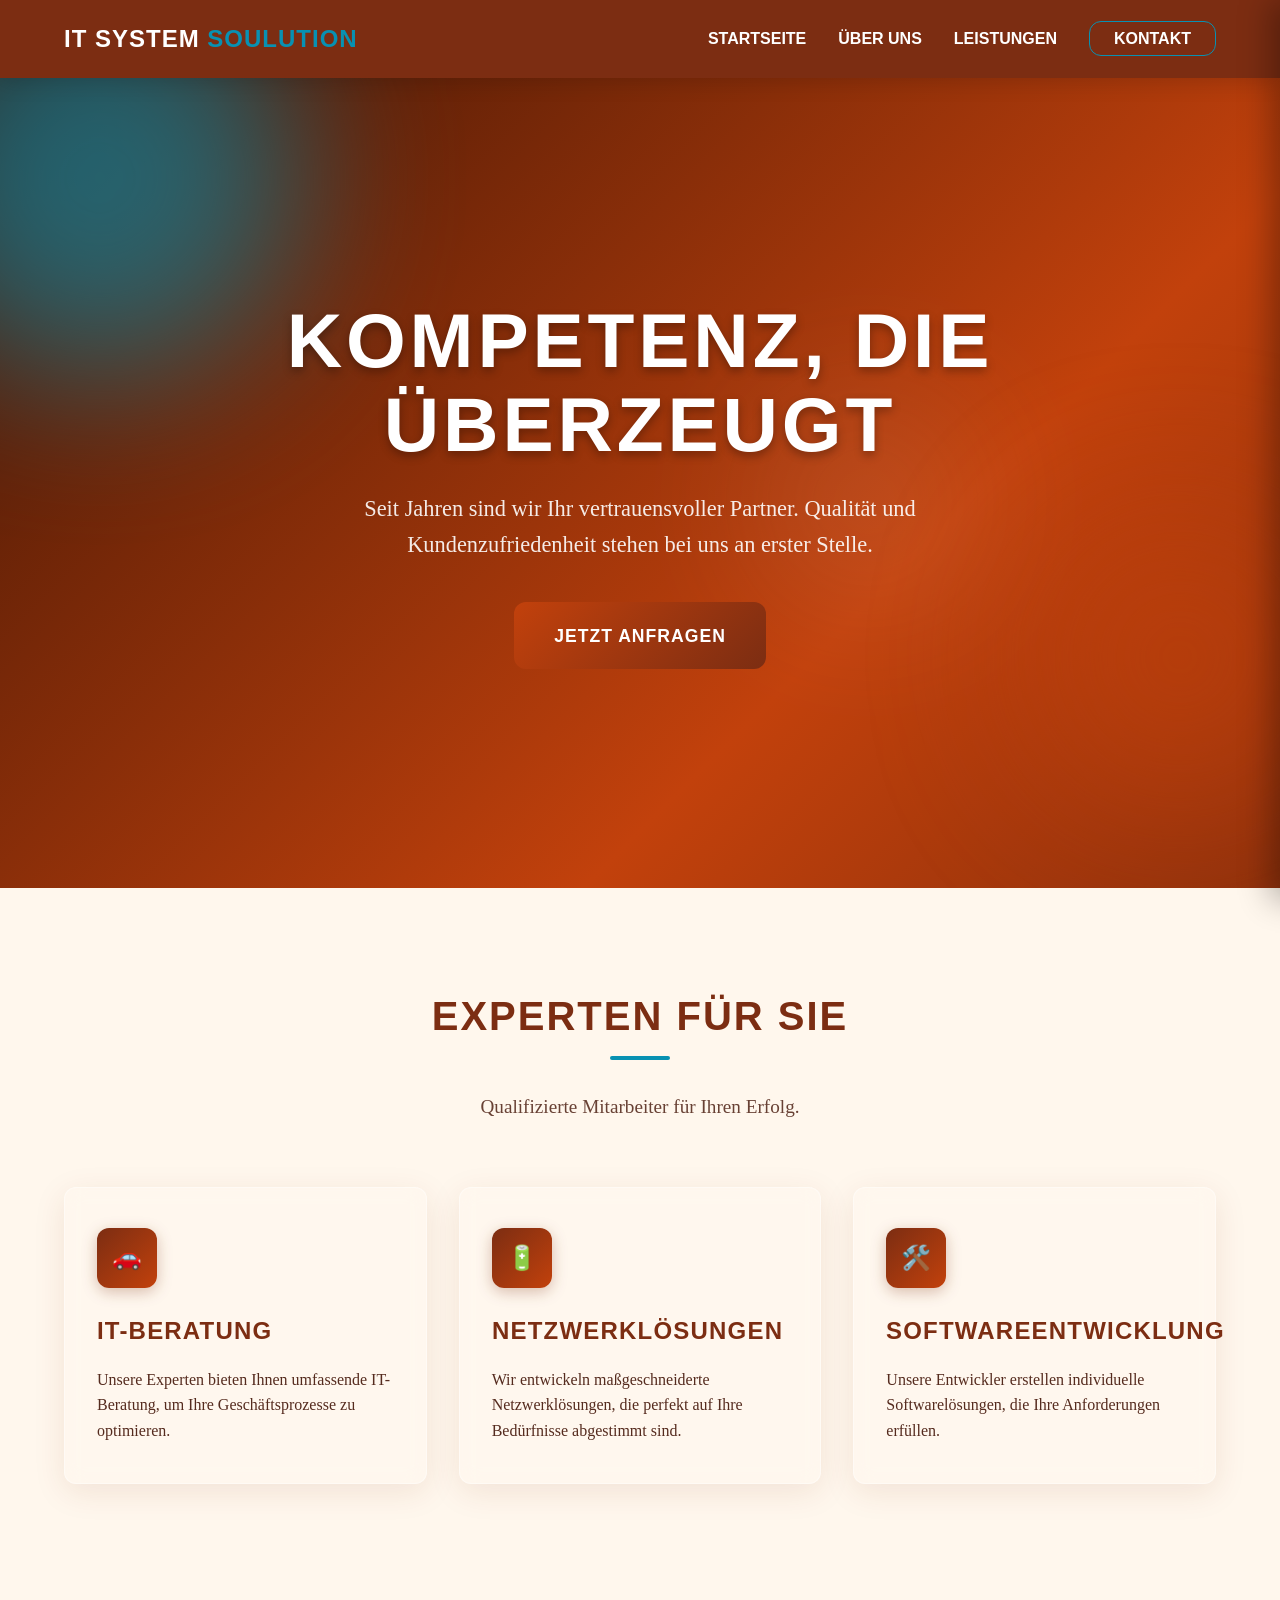
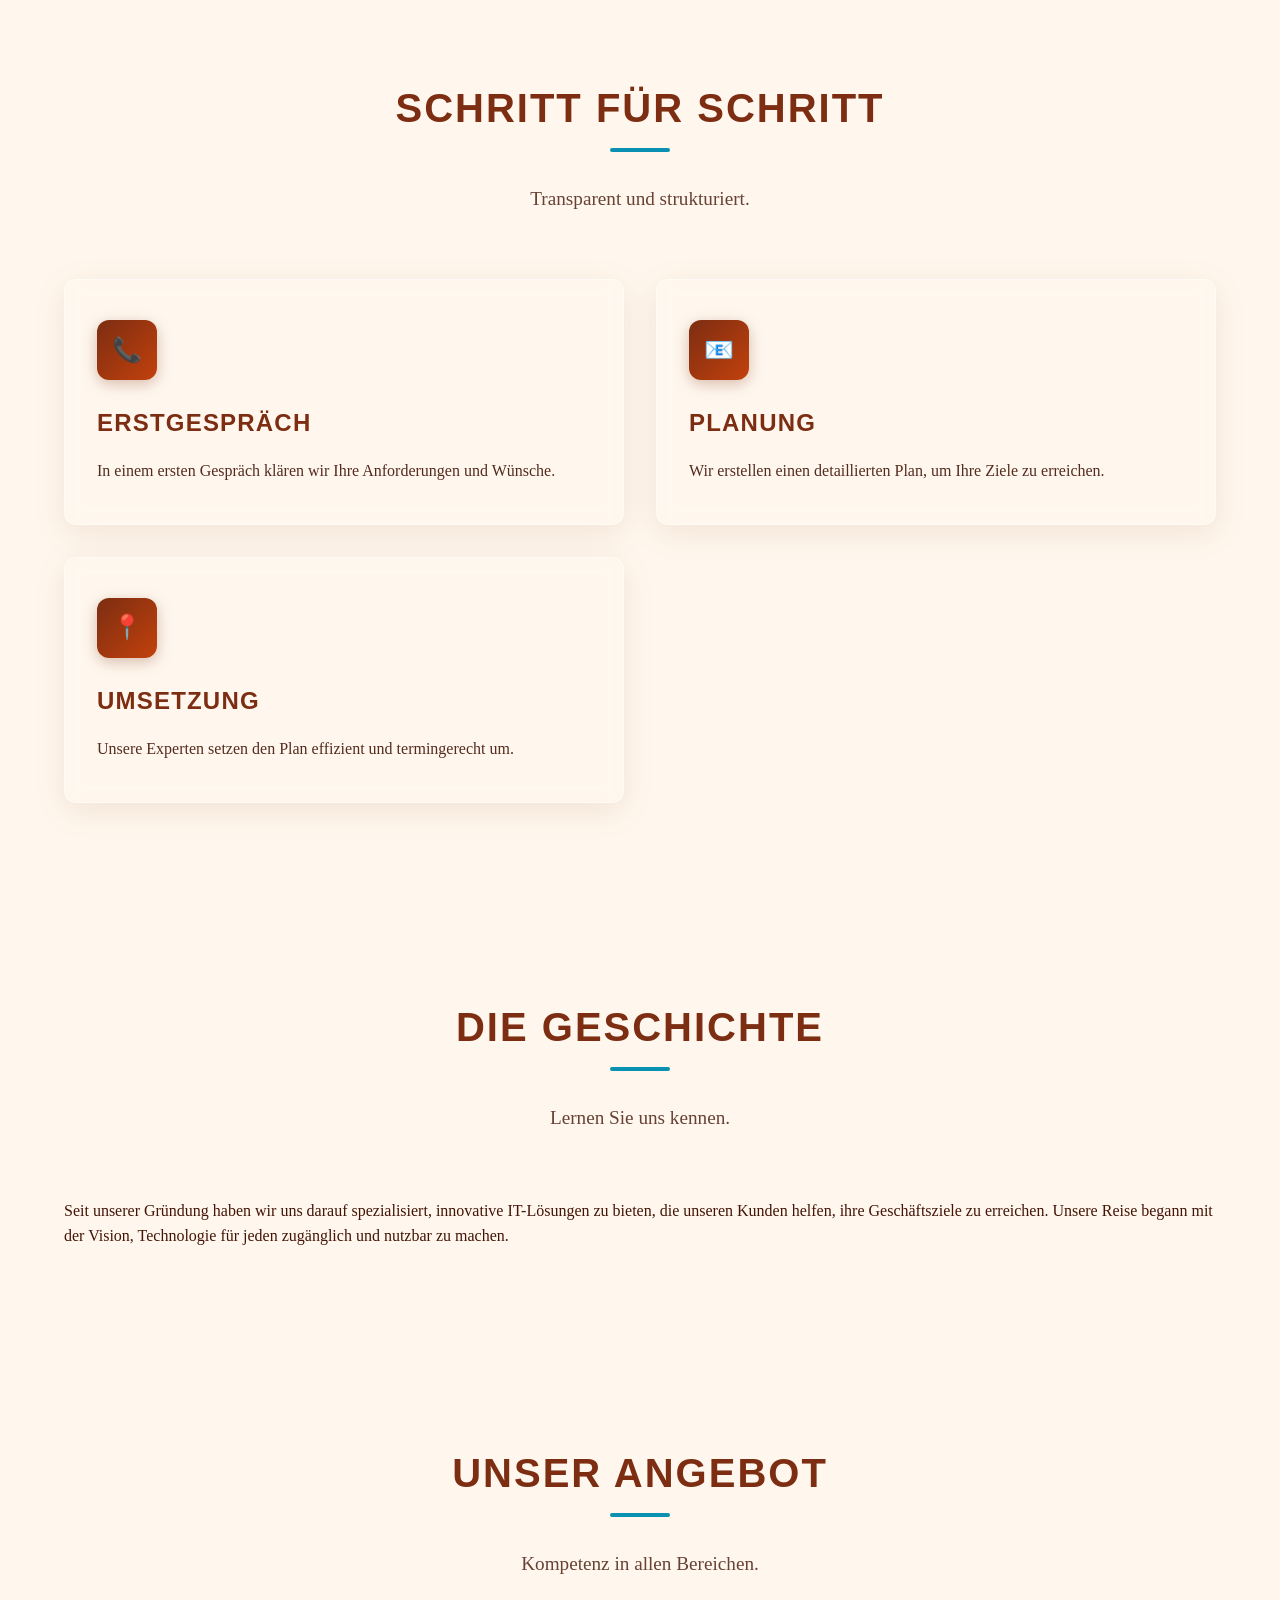
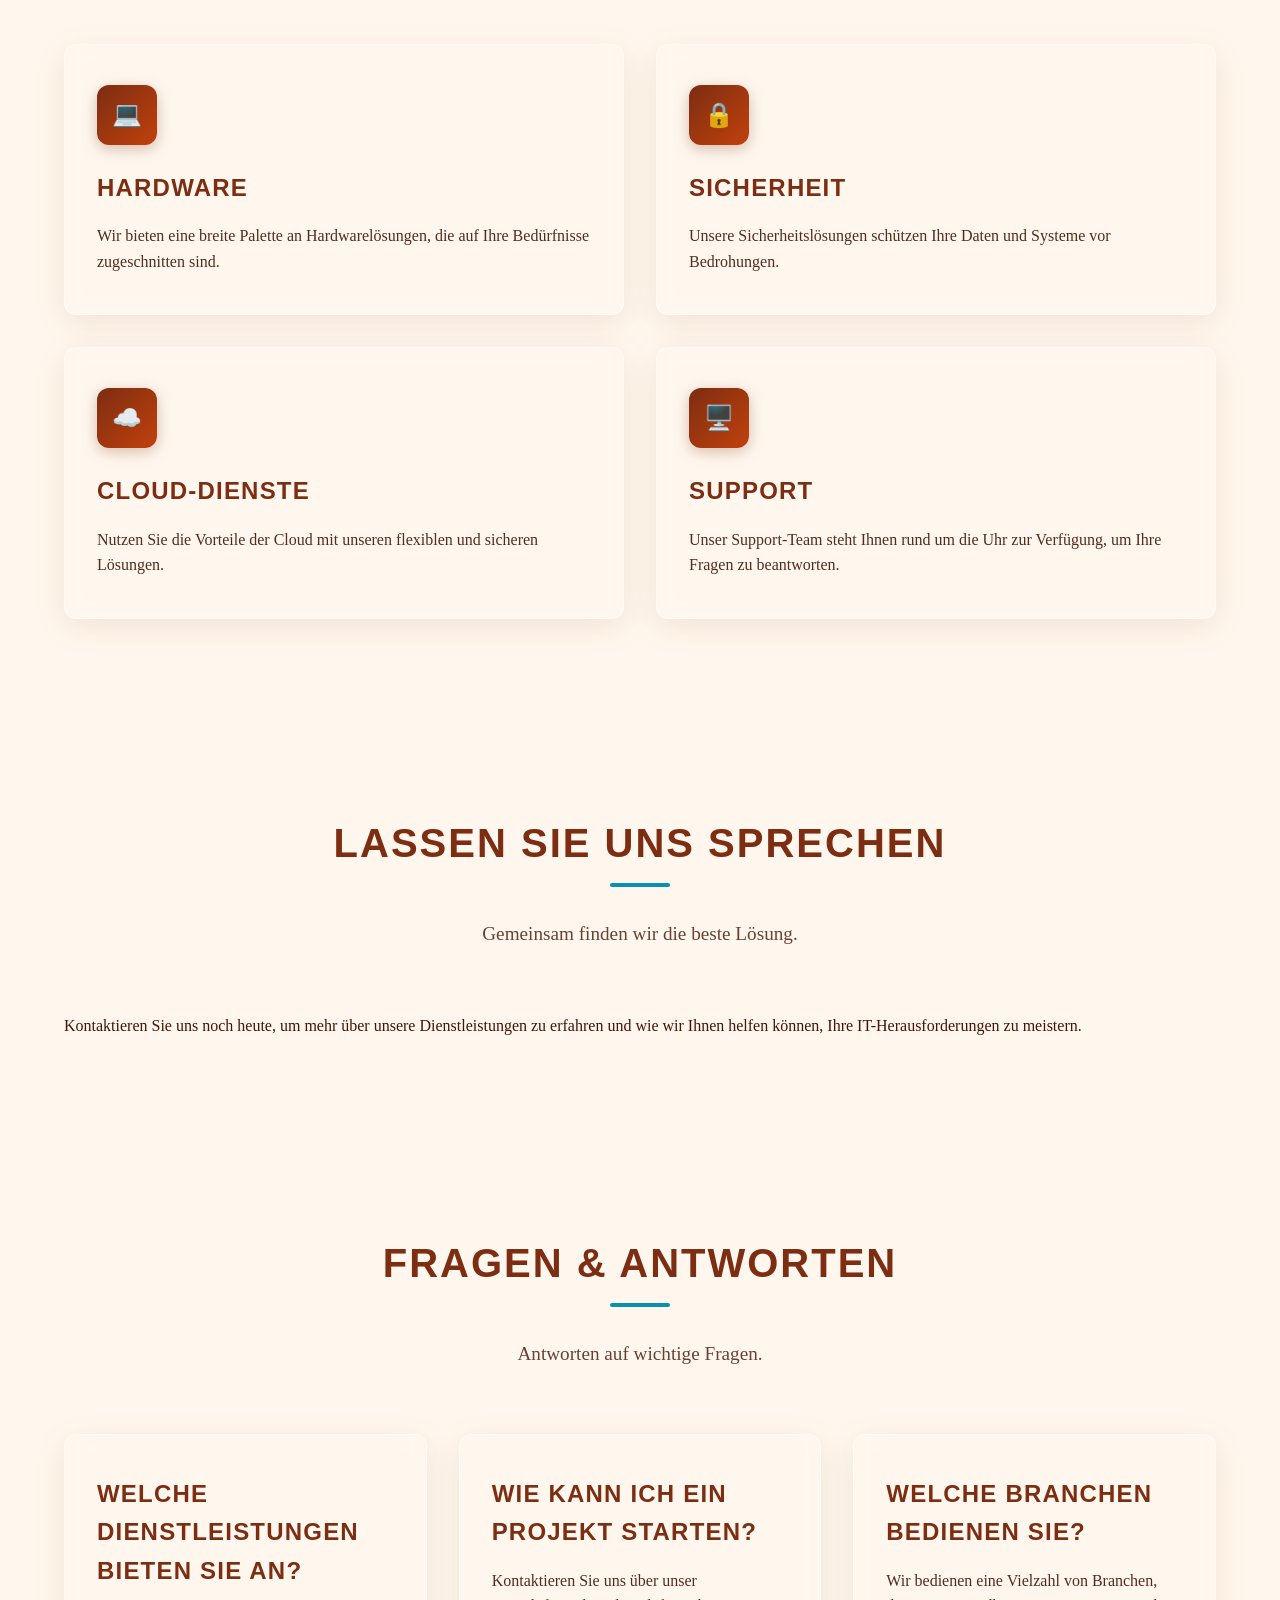
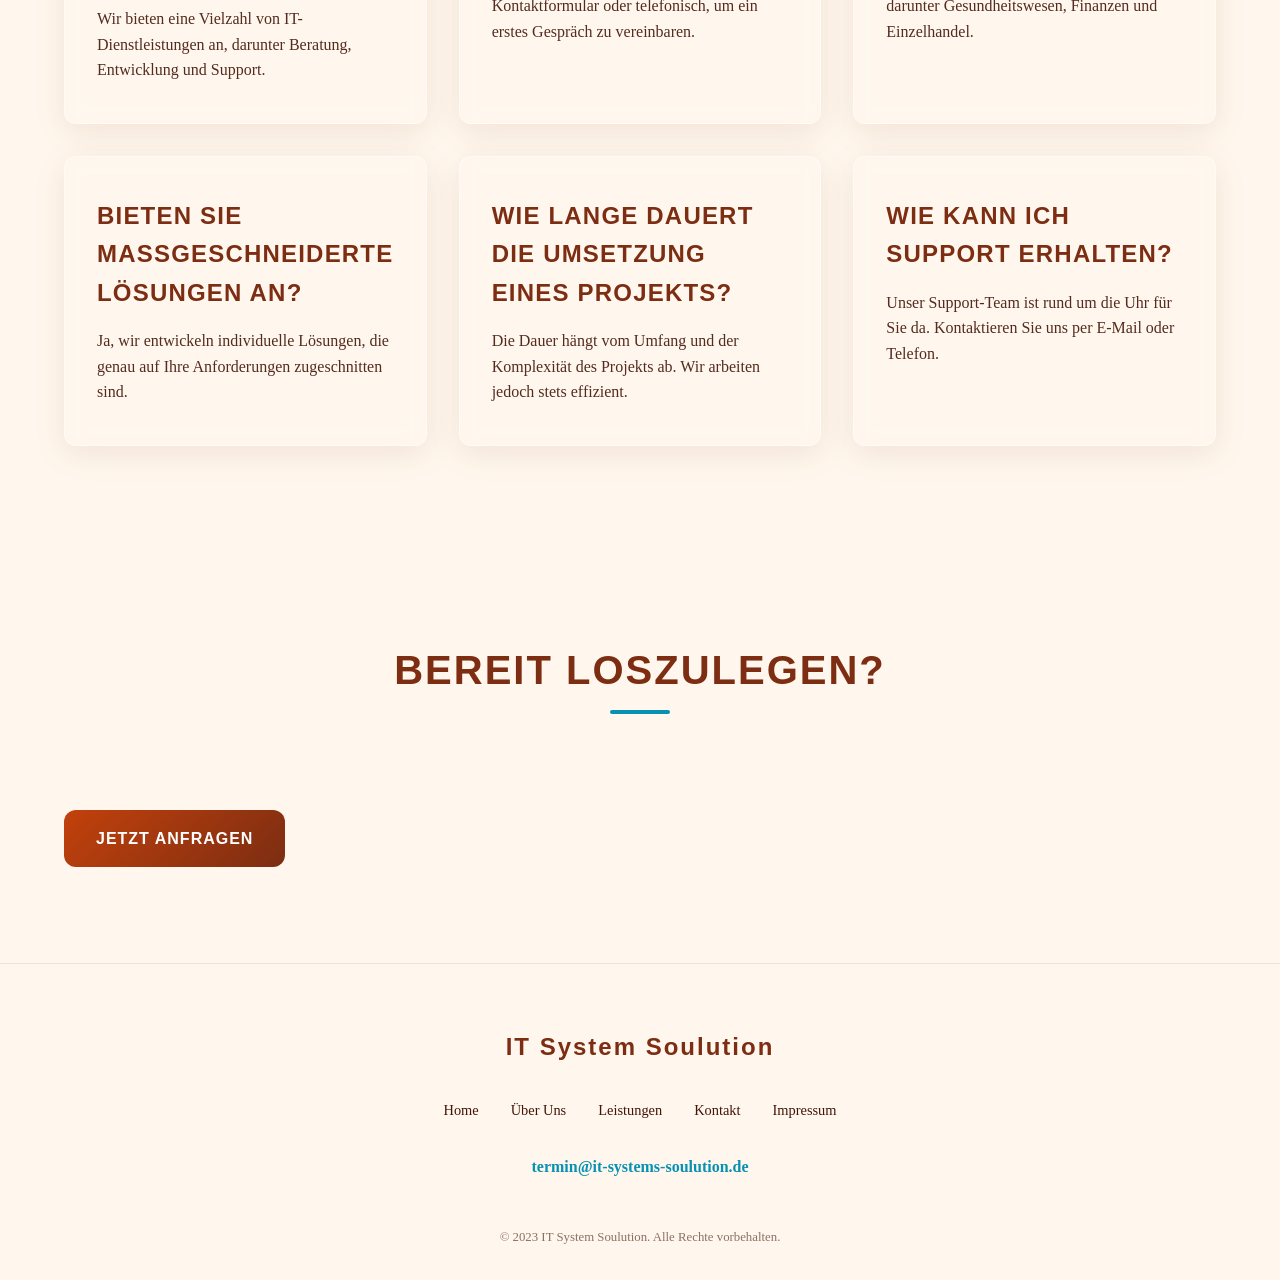
<file: index.html>
<!DOCTYPE html>
<html lang="de">
<head>
  <meta charset="UTF-8">
  <meta name="viewport" content="width=device-width, initial-scale=1.0">
  <title>IT System Soulution - Startseite</title>
  <style>
/* === INJECTED BY CSS-GUARD === */
/* CSS Variables */
:root {
  --color-primary: #7c2d12;
  --color-secondary: #c2410c;
  --color-accent: #0891b2;
  --color-bg: #fff7ed;
  --color-text: #431407;
  --color-white: #ffffff;
  
  --font-heading: 'Oswald', sans-serif;
  --font-body: 'Merriweather', serif;
  
  --radius-default: 12px;
  --shadow-subtle: 0 4px 6px -1px rgba(0, 0, 0, 0.1), 0 2px 4px -1px rgba(0, 0, 0, 0.06);
  --shadow-glow: 0 0 20px rgba(124, 45, 18, 0.4);
  
  --transition-fast: 0.2s ease;
  --transition-smooth: 0.3s ease-in-out;
}

/* Base Styles */
@import url('https://fonts.googleapis.com/css2?family=Oswald:wght@400;600;700&family=Merriweather:wght@300;400;700&display=swap');

* {
  box-sizing: border-box;
  margin: 0;
  padding: 0;
}

body {
  background-color: var(--color-bg);
  color: var(--color-text);
  font-family: var(--font-body);
  line-height: 1.6;
  overflow-x: hidden;
}

h1, h2, h3, h4, h5, h6 {
  font-family: var(--font-heading);
  text-transform: uppercase;
  font-weight: 700;
  letter-spacing: 0.05em;
  margin-bottom: 1rem;
}

a {
  text-decoration: none;
  color: inherit;
  transition: var(--transition-fast);
}

/* Utility Grid Classes - PFLICHT */
.cards-grid {
  display: grid;
  grid-template-columns: repeat(auto-fit, minmax(300px, 1fr));
  gap: 2rem;
}

.cards-grid-2 {
  display: grid;
  grid-template-columns: repeat(auto-fit, minmax(400px, 1fr));
  gap: 2rem;
}

.cards-grid-4 {
  display: grid;
  grid-template-columns: repeat(auto-fit, minmax(220px, 1fr));
  gap: 1.5rem;
}

.container {
  width: 100%;
  max-width: 1200px;
  margin: 0 auto;
  padding: 0 1.5rem;
}

.btn-primary {
  display: inline-block;
  background: linear-gradient(135deg, var(--color-secondary), var(--color-primary));
  color: var(--color-white);
  padding: 1rem 2rem;
  border-radius: var(--radius-default);
  font-family: var(--font-heading);
  font-weight: 600;
  text-transform: uppercase;
  letter-spacing: 1px;
  border: none;
  cursor: pointer;
  transition: var(--transition-smooth);
  position: relative;
  z-index: 1;
}

.btn-primary:hover {
  transform: translateY(-2px);
  box-shadow: var(--shadow-glow);
}

/* Animations */
@keyframes gradient-bg {
  0% { background-position: 0% 50%; }
  50% { background-position: 100% 50%; }
  100% { background-position: 0% 50%; }
}

@keyframes float {
  0% { transform: translateY(0px); }
  50% { transform: translateY(-20px); }
  100% { transform: translateY(0px); }
}

@keyframes fadeIn {
  from { opacity: 0; transform: translateY(10px); }
  to { opacity: 1; transform: translateY(0); }
}

@keyframes slideInRight {
  from { transform: translateX(100%); }
  to { transform: translateX(0); }
}

/* Component Styles (Navigation, Footer, Hero, Card, Section, Form) */
.main-nav {
    background-color: var(--color-primary);
    padding: 1.25rem 0;
    position: sticky;
    top: 0;
    z-index: 1000;
    box-shadow: 0 4px 20px rgba(0,0,0,0.15);
  }

  .nav-container {
    display: flex;
    justify-content: space-between;
    align-items: center;
  }

  .logo {
    font-family: var(--font-heading);
    font-size: 1.5rem;
    font-weight: 700;
    color: var(--color-white);
    letter-spacing: 1px;
  }

  .logo .highlight {
    color: var(--color-accent);
  }

  .nav-links {
    display: flex;
    gap: 2rem;
    list-style: none;
    align-items: center;
  }

  .nav-links a {
    color: var(--color-white);
    font-family: var(--font-heading);
    font-weight: 600;
    font-size: 1rem;
    text-transform: uppercase;
  }

  .nav-links a:hover {
    color: var(--color-accent);
  }

  .nav-cta {
    border: 1px solid var(--color-accent);
    padding: 0.5rem 1.5rem;
    border-radius: var(--radius-default);
    transition: 0.3s;
  }

  .nav-cta:hover {
    background: var(--color-accent);
    color: var(--color-white) !important;
  }

  /* Mobile Menu Styles */
  .hamburger {
    display: none;
    cursor: pointer;
    z-index: 1002;
  }

  .line {
    width: 30px;
    height: 3px;
    background: var(--color-white);
    margin: 6px 0;
    transition: 0.3s ease;
    border-radius: 2px;
  }

  .mobile-menu {
    position: fixed;
    top: 0;
    right: 0;
    height: 100vh;
    width: 80%;
    max-width: 400px;
    background: rgba(124, 45, 18, 0.95);
    backdrop-filter: blur(15px);
    transform: translateX(100%);
    transition: 0.3s ease;
    z-index: 1001;
    display: flex;
    align-items: center;
    justify-content: center;
    box-shadow: -10px 0 30px rgba(0,0,0,0.3);
  }

  .mobile-menu-content {
    display: flex;
    flex-direction: column;
    gap: 2rem;
    text-align: center;
  }

  .mobile-menu-content a {
    font-family: var(--font-heading);
    font-size: 1.5rem;
    color: var(--color-white);
    font-weight: 700;
    text-transform: uppercase;
  }

  .mobile-menu-content a:hover {
    color: var(--color-accent);
  }

  /* Mobile Logic */
  @media (max-width: 768px) {
    .desktop-only {
      display: none;
    }
    .hamburger {
      display: block;
    }
  }

  /* Open State */
  body.nav-open {
    overflow: hidden;
  }

  body.nav-open .mobile-menu {
    transform: translateX(0);
  }

  body.nav-open .line-1 {
    transform: rotate(-45deg) translate(-6px, 7px);
  }
  body.nav-open .line-2 {
    opacity: 0;
  }
  body.nav-open .line-3 {
    transform: rotate(45deg) translate(-6px, -7px);
  }

.site-footer {
    background-color: var(--color-bg);
    padding: 4rem 0 2rem;
    text-align: center;
    border-top: 1px solid rgba(124, 45, 18, 0.1);
  }

  .footer-brand {
    font-family: var(--font-heading);
    font-size: 1.5rem;
    color: var(--color-primary);
    font-weight: 700;
    margin-bottom: 2rem;
    letter-spacing: 2px;
  }

  .footer-nav {
    display: flex;
    justify-content: center;
    flex-wrap: wrap;
    gap: 2rem;
    margin-bottom: 2rem;
  }

  .footer-nav a {
    color: var(--color-text);
    font-weight: 500;
    font-size: 0.9rem;
    position: relative;
  }

  .footer-nav a::after {
    content: '';
    position: absolute;
    bottom: -4px;
    left: 0;
    width: 0;
    height: 2px;
    background: var(--color-secondary);
    transition: 0.3s;
  }

  .footer-nav a:hover::after {
    width: 100%;
  }

  .footer-contact a {
    color: var(--color-accent);
    font-weight: 600;
  }

  .copyright {
    margin-top: 3rem;
    font-size: 0.8rem;
    color: rgba(67, 20, 7, 0.6);
  }

.hero-section {
    position: relative;
    min-height: 90vh;
    display: flex;
    align-items: center;
    justify-content: center;
    overflow: hidden;
    background: linear-gradient(-45deg, var(--color-primary), #5c200c, var(--color-secondary), #3f1505);
    background-size: 200% 200%;
    animation: gradient-bg 10s ease infinite;
  }

  .floating-shape {
    position: absolute;
    border-radius: 50%;
    filter: blur(80px);
    opacity: 0.6;
    z-index: 0;
    animation: float 6s ease-in-out infinite;
  }

  .shape-1 {
    width: 400px;
    height: 400px;
    background: var(--color-accent);
    top: -100px;
    left: -100px;
  }

  .shape-2 {
    width: 300px;
    height: 300px;
    background: var(--color-secondary);
    bottom: 10%;
    right: -50px;
    animation-delay: 1s;
  }
  
  .shape-3 {
    width: 200px;
    height: 200px;
    background: #fff;
    top: 40%;
    left: 60%;
    opacity: 0.1;
    animation-delay: 2s;
  }

  .hero-content {
    position: relative;
    z-index: 2;
    text-align: center;
    max-width: 900px;
  }

  .hero-headline {
    font-size: clamp(3rem, 6vw, 5rem);
    line-height: 1.1;
    color: var(--color-white);
    margin-bottom: 1.5rem;
    text-shadow: 0 4px 10px rgba(0,0,0,0.3);
    animation: fadeIn 0.8s ease-out;
  }

  .hero-subline {
    font-size: clamp(1.1rem, 2vw, 1.4rem);
    color: rgba(255,255,255,0.9);
    margin-bottom: 2.5rem;
    max-width: 700px;
    margin-left: auto;
    margin-right: auto;
    font-weight: 300;
    animation: fadeIn 0.8s ease-out 0.2s backwards;
  }

  .hero-btn {
    font-size: 1.1rem;
    padding: 1.2rem 2.5rem;
    animation: fadeIn 0.8s ease-out 0.4s backwards;
  }

.glass-card {
    background: rgba(255, 255, 255, 0.1);
    backdrop-filter: blur(10px);
    -webkit-backdrop-filter: blur(10px);
    border: 1px solid rgba(255, 255, 255, 0.4);
    border-radius: var(--radius-default);
    padding: 2.5rem 2rem;
    transition: var(--transition-smooth);
    display: flex;
    flex-direction: column;
    align-items: flex-start;
    height: 100%;
    /* Fallback for light background visibility */
    box-shadow: 0 8px 32px 0 rgba(124, 45, 18, 0.1);
  }

  .glass-card:hover {
    background: rgba(255, 255, 255, 0.25);
    backdrop-filter: blur(15px);
    transform: translateY(-5px);
    border-color: rgba(255, 255, 255, 0.6);
    box-shadow: 0 15px 40px 0 rgba(124, 45, 18, 0.15);
  }

  .card-icon-wrapper {
    width: 60px;
    height: 60px;
    border-radius: 12px;
    background: linear-gradient(135deg, var(--color-primary), var(--color-secondary));
    display: flex;
    align-items: center;
    justify-content: center;
    margin-bottom: 1.5rem;
    color: var(--color-white);
    font-size: 1.5rem;
    box-shadow: 0 4px 15px rgba(124, 45, 18, 0.3);
  }
  
  .card-icon-wrapper svg {
    width: 30px;
    height: 30px;
    fill: white;
  }

  .card-title {
    color: var(--color-primary);
    font-size: 1.5rem;
    margin-bottom: 1rem;
  }

  .card-description {
    color: var(--color-text);
    font-size: 1rem;
    opacity: 0.9;
  }

.content-section {
    padding: 6rem 0;
    position: relative;
  }

  .section-header {
    text-align: center;
    margin-bottom: 4rem;
    max-width: 800px;
    margin-left: auto;
    margin-right: auto;
  }

  .section-title {
    font-size: 2.5rem;
    color: var(--color-primary);
    position: relative;
    display: inline-block;
    margin-bottom: 1rem;
  }

  .section-title::after {
    content: '';
    display: block;
    width: 60px;
    height: 4px;
    background: var(--color-accent);
    margin: 0.5rem auto 0;
    border-radius: 2px;
  }

  .section-subtitle {
    font-size: 1.2rem;
    color: var(--color-text);
    opacity: 0.8;
  }

  /* Optional Dark Variant via class */
  .content-section.dark-mode {
    background-color: var(--color-primary);
  }
  .content-section.dark-mode .section-title {
    color: var(--color-white);
  }
  .content-section.dark-mode .section-subtitle {
    color: rgba(255,255,255,0.8);
  }

.contact-form {
    background: rgba(255,255,255,0.6);
    padding: 3rem;
    border-radius: var(--radius-default);
    border: 1px solid rgba(124, 45, 18, 0.1);
    box-shadow: var(--shadow-subtle);
    max-width: 600px;
    margin: 0 auto;
  }

  .form-group {
    margin-bottom: 1.5rem;
  }

  .form-group label {
    display: block;
    font-family: var(--font-heading);
    font-weight: 600;
    color: var(--color-primary);
    margin-bottom: 0.5rem;
    text-transform: uppercase;
    font-size: 0.9rem;
  }

  .form-group input,
  .form-group textarea {
    width: 100%;
    padding: 1rem;
    border: 2px solid rgba(124, 45, 18, 0.1);
    border-radius: 8px;
    background: rgba(255,255,255,0.8);
    font-family: var(--font-body);
    font-size: 1rem;
    color: var(--color-text);
    transition: 0.3s;
  }

  .form-group input:focus,
  .form-group textarea:focus {
    outline: none;
    border-color: var(--color-accent);
    background: #fff;
    box-shadow: 0 0 0 4px rgba(8, 145, 178, 0.1);
  }

  .form-submit {
    width: 100%;
    margin-top: 1rem;
  }

/* Fallback Grid Classes */
.cards-grid {
  display: grid;
  grid-template-columns: repeat(auto-fit, minmax(300px, 1fr));
  gap: 2rem;
}
.cards-grid-2 {
  display: grid;
  grid-template-columns: repeat(auto-fit, minmax(400px, 1fr));
  gap: 2rem;
}
.cards-grid-4 {
  display: grid;
  grid-template-columns: repeat(auto-fit, minmax(220px, 1fr));
  gap: 1.5rem;
}
.container {
  max-width: 1200px;
  margin: 0 auto;
  padding: 0 1.5rem;
}
.section {
  padding: 4rem 0;
}
.section-title {
  text-align: center;
  margin-bottom: 2rem;
}
/* === END CSS-GUARD === */
</style>
</head>
<body>
  <!-- NAVIGATION (PFLICHT - von unten kopieren) -->
  <nav class="main-nav">
    <div class="container nav-container">
      <a href="index.html" class="logo">IT SYSTEM <span class="highlight">SOULUTION</span></a>
      
      <!-- Desktop Menu -->
      <ul class="nav-links desktop-only">
        <li><a href="index.html">Startseite</a></li>
        <li><a href="ueber-uns.html">Über Uns</a></li>
        <li><a href="leistungen.html">Leistungen</a></li>
        <li><a href="kontakt.html" class="nav-cta">Kontakt</a></li>
      </ul>

      <!-- Mobile Hamburger -->
      <div class="hamburger" onclick="document.body.classList.toggle('nav-open')">
        <div class="line line-1"></div>
        <div class="line line-2"></div>
        <div class="line line-3"></div>
      </div>
    </div>

    <!-- Mobile Overlay -->
    <div class="mobile-menu">
      <div class="mobile-menu-content">
        <a href="index.html" onclick="document.body.classList.remove('nav-open')">Startseite</a>
        <a href="ueber-uns.html" onclick="document.body.classList.remove('nav-open')">Über Uns</a>
        <a href="leistungen.html" onclick="document.body.classList.remove('nav-open')">Leistungen</a>
        <a href="kontakt.html" onclick="document.body.classList.remove('nav-open')">Kontakt</a>
        <a href="impressum.html" onclick="document.body.classList.remove('nav-open')">Impressum</a>
      </div>
    </div>
  </nav>

  <style>
    .main-nav {
      background-color: var(--color-primary);
      padding: 1.25rem 0;
      position: sticky;
      top: 0;
      z-index: 1000;
      box-shadow: 0 4px 20px rgba(0,0,0,0.15);
    }

    .nav-container {
      display: flex;
      justify-content: space-between;
      align-items: center;
    }

    .logo {
      font-family: var(--font-heading);
      font-size: 1.5rem;
      font-weight: 700;
      color: var(--color-white);
      letter-spacing: 1px;
    }

    .logo .highlight {
      color: var(--color-accent);
    }

    .nav-links {
      display: flex;
      gap: 2rem;
      list-style: none;
      align-items: center;
    }

    .nav-links a {
      color: var(--color-white);
      font-family: var(--font-heading);
      font-weight: 600;
      font-size: 1rem;
      text-transform: uppercase;
    }

    .nav-links a:hover {
      color: var(--color-accent);
    }

    .nav-cta {
      border: 1px solid var(--color-accent);
      padding: 0.5rem 1.5rem;
      border-radius: var(--radius-default);
      transition: 0.3s;
    }

    .nav-cta:hover {
      background: var(--color-accent);
      color: var(--color-white) !important;
    }

    /* Mobile Menu Styles */
    .hamburger {
      display: none;
      cursor: pointer;
      z-index: 1002;
    }

    .line {
      width: 30px;
      height: 3px;
      background: var(--color-white);
      margin: 6px 0;
      transition: 0.3s ease;
      border-radius: 2px;
    }

    .mobile-menu {
      position: fixed;
      top: 0;
      right: 0;
      height: 100vh;
      width: 80%;
      max-width: 400px;
      background: rgba(124, 45, 18, 0.95);
      backdrop-filter: blur(15px);
      transform: translateX(100%);
      transition: 0.3s ease;
      z-index: 1001;
      display: flex;
      align-items: center;
      justify-content: center;
      box-shadow: -10px 0 30px rgba(0,0,0,0.3);
    }

    .mobile-menu-content {
      display: flex;
      flex-direction: column;
      gap: 2rem;
      text-align: center;
    }

    .mobile-menu-content a {
      font-family: var(--font-heading);
      font-size: 1.5rem;
      color: var(--color-white);
      font-weight: 700;
      text-transform: uppercase;
    }

    .mobile-menu-content a:hover {
      color: var(--color-accent);
    }

    /* Mobile Logic */
    @media (max-width: 768px) {
      .desktop-only {
        display: none;
      }
      .hamburger {
        display: block;
      }
    }

    /* Open State */
    body.nav-open {
      overflow: hidden;
    }

    body.nav-open .mobile-menu {
      transform: translateX(0);
    }

    body.nav-open .line-1 {
      transform: rotate(-45deg) translate(-6px, 7px);
    }
    body.nav-open .line-2 {
      opacity: 0;
    }
    body.nav-open .line-3 {
      transform: rotate(45deg) translate(-6px, -7px);
    }
  </style>

  <!-- MAIN CONTENT -->
  <header class="hero-section">
    <div class="floating-shape shape-1"></div>
    <div class="floating-shape shape-2"></div>
    <div class="floating-shape shape-3"></div>
    
    <div class="container hero-content">
      <h1 class="hero-headline">Kompetenz, die überzeugt</h1>
      <p class="hero-subline">Seit Jahren sind wir Ihr vertrauensvoller Partner. Qualität und Kundenzufriedenheit stehen bei uns an erster Stelle.</p>
      <a href="kontakt.html" class="btn-primary hero-btn">Jetzt anfragen</a>
    </div>
  </header>

  <style>
    .hero-section {
      position: relative;
      min-height: 90vh;
      display: flex;
      align-items: center;
      justify-content: center;
      overflow: hidden;
      background: linear-gradient(-45deg, var(--color-primary), #5c200c, var(--color-secondary), #3f1505);
      background-size: 200% 200%;
      animation: gradient-bg 10s ease infinite;
    }

    .floating-shape {
      position: absolute;
      border-radius: 50%;
      filter: blur(80px);
      opacity: 0.6;
      z-index: 0;
      animation: float 6s ease-in-out infinite;
    }

    .shape-1 {
      width: 400px;
      height: 400px;
      background: var(--color-accent);
      top: -100px;
      left: -100px;
    }

    .shape-2 {
      width: 300px;
      height: 300px;
      background: var(--color-secondary);
      bottom: 10%;
      right: -50px;
      animation-delay: 1s;
    }
    
    .shape-3 {
      width: 200px;
      height: 200px;
      background: #fff;
      top: 40%;
      left: 60%;
      opacity: 0.1;
      animation-delay: 2s;
    }

    .hero-content {
      position: relative;
      z-index: 2;
      text-align: center;
      max-width: 900px;
    }

    .hero-headline {
      font-size: clamp(3rem, 6vw, 5rem);
      line-height: 1.1;
      color: var(--color-white);
      margin-bottom: 1.5rem;
      text-shadow: 0 4px 10px rgba(0,0,0,0.3);
      animation: fadeIn 0.8s ease-out;
    }

    .hero-subline {
      font-size: clamp(1.1rem, 2vw, 1.4rem);
      color: rgba(255,255,255,0.9);
      margin-bottom: 2.5rem;
      max-width: 700px;
      margin-left: auto;
      margin-right: auto;
      font-weight: 300;
      animation: fadeIn 0.8s ease-out 0.2s backwards;
    }

    .hero-btn {
      font-size: 1.1rem;
      padding: 1.2rem 2.5rem;
      animation: fadeIn 0.8s ease-out 0.4s backwards;
    }
  </style>

  <section class="content-section">
    <div class="container">
      <div class="section-header">
        <h2 class="section-title">Experten für Sie</h2>
        <p class="section-subtitle">Qualifizierte Mitarbeiter für Ihren Erfolg.</p>
      </div>
      <div class="section-content">
        <div class="cards-grid">
          <article class="glass-card">
            <div class="card-icon-wrapper">🚗</div>
            <h3 class="card-title">IT-Beratung</h3>
            <p class="card-description">Unsere Experten bieten Ihnen umfassende IT-Beratung, um Ihre Geschäftsprozesse zu optimieren.</p>
          </article>
          <article class="glass-card">
            <div class="card-icon-wrapper">🔋</div>
            <h3 class="card-title">Netzwerklösungen</h3>
            <p class="card-description">Wir entwickeln maßgeschneiderte Netzwerklösungen, die perfekt auf Ihre Bedürfnisse abgestimmt sind.</p>
          </article>
          <article class="glass-card">
            <div class="card-icon-wrapper">🛠️</div>
            <h3 class="card-title">Softwareentwicklung</h3>
            <p class="card-description">Unsere Entwickler erstellen individuelle Softwarelösungen, die Ihre Anforderungen erfüllen.</p>
          </article>
        </div>
      </div>
    </div>
  </section>

  <section class="content-section">
    <div class="container">
      <div class="section-header">
        <h2 class="section-title">Schritt für Schritt</h2>
        <p class="section-subtitle">Transparent und strukturiert.</p>
      </div>
      <div class="section-content">
        <div class="cards-grid-2">
          <article class="glass-card">
            <div class="card-icon-wrapper">📞</div>
            <h3 class="card-title">Erstgespräch</h3>
            <p class="card-description">In einem ersten Gespräch klären wir Ihre Anforderungen und Wünsche.</p>
          </article>
          <article class="glass-card">
            <div class="card-icon-wrapper">📧</div>
            <h3 class="card-title">Planung</h3>
            <p class="card-description">Wir erstellen einen detaillierten Plan, um Ihre Ziele zu erreichen.</p>
          </article>
          <article class="glass-card">
            <div class="card-icon-wrapper">📍</div>
            <h3 class="card-title">Umsetzung</h3>
            <p class="card-description">Unsere Experten setzen den Plan effizient und termingerecht um.</p>
          </article>
        </div>
      </div>
    </div>
  </section>

  <section class="content-section">
    <div class="container">
      <div class="section-header">
        <h2 class="section-title">Die Geschichte</h2>
        <p class="section-subtitle">Lernen Sie uns kennen.</p>
      </div>
      <div class="section-content">
        <p>Seit unserer Gründung haben wir uns darauf spezialisiert, innovative IT-Lösungen zu bieten, die unseren Kunden helfen, ihre Geschäftsziele zu erreichen. Unsere Reise begann mit der Vision, Technologie für jeden zugänglich und nutzbar zu machen.</p>
      </div>
    </div>
  </section>

  <section class="content-section">
    <div class="container">
      <div class="section-header">
        <h2 class="section-title">Unser Angebot</h2>
        <p class="section-subtitle">Kompetenz in allen Bereichen.</p>
      </div>
      <div class="section-content">
        <div class="cards-grid-2">
          <article class="glass-card">
            <div class="card-icon-wrapper">💻</div>
            <h3 class="card-title">Hardware</h3>
            <p class="card-description">Wir bieten eine breite Palette an Hardwarelösungen, die auf Ihre Bedürfnisse zugeschnitten sind.</p>
          </article>
          <article class="glass-card">
            <div class="card-icon-wrapper">🔒</div>
            <h3 class="card-title">Sicherheit</h3>
            <p class="card-description">Unsere Sicherheitslösungen schützen Ihre Daten und Systeme vor Bedrohungen.</p>
          </article>
          <article class="glass-card">
            <div class="card-icon-wrapper">☁️</div>
            <h3 class="card-title">Cloud-Dienste</h3>
            <p class="card-description">Nutzen Sie die Vorteile der Cloud mit unseren flexiblen und sicheren Lösungen.</p>
          </article>
          <article class="glass-card">
            <div class="card-icon-wrapper">🖥️</div>
            <h3 class="card-title">Support</h3>
            <p class="card-description">Unser Support-Team steht Ihnen rund um die Uhr zur Verfügung, um Ihre Fragen zu beantworten.</p>
          </article>
        </div>
      </div>
    </div>
  </section>

  <section class="content-section">
    <div class="container">
      <div class="section-header">
        <h2 class="section-title">Lassen Sie uns sprechen</h2>
        <p class="section-subtitle">Gemeinsam finden wir die beste Lösung.</p>
      </div>
      <div class="section-content">
        <p>Kontaktieren Sie uns noch heute, um mehr über unsere Dienstleistungen zu erfahren und wie wir Ihnen helfen können, Ihre IT-Herausforderungen zu meistern.</p>
      </div>
    </div>
  </section>

  <section class="content-section">
    <div class="container">
      <div class="section-header">
        <h2 class="section-title">Fragen & Antworten</h2>
        <p class="section-subtitle">Antworten auf wichtige Fragen.</p>
      </div>
      <div class="section-content">
        <div class="cards-grid">
          <article class="glass-card">
            <h3 class="card-title">Welche Dienstleistungen bieten Sie an?</h3>
            <p class="card-description">Wir bieten eine Vielzahl von IT-Dienstleistungen an, darunter Beratung, Entwicklung und Support.</p>
          </article>
          <article class="glass-card">
            <h3 class="card-title">Wie kann ich ein Projekt starten?</h3>
            <p class="card-description">Kontaktieren Sie uns über unser Kontaktformular oder telefonisch, um ein erstes Gespräch zu vereinbaren.</p>
          </article>
          <article class="glass-card">
            <h3 class="card-title">Welche Branchen bedienen Sie?</h3>
            <p class="card-description">Wir bedienen eine Vielzahl von Branchen, darunter Gesundheitswesen, Finanzen und Einzelhandel.</p>
          </article>
          <article class="glass-card">
            <h3 class="card-title">Bieten Sie maßgeschneiderte Lösungen an?</h3>
            <p class="card-description">Ja, wir entwickeln individuelle Lösungen, die genau auf Ihre Anforderungen zugeschnitten sind.</p>
          </article>
          <article class="glass-card">
            <h3 class="card-title">Wie lange dauert die Umsetzung eines Projekts?</h3>
            <p class="card-description">Die Dauer hängt vom Umfang und der Komplexität des Projekts ab. Wir arbeiten jedoch stets effizient.</p>
          </article>
          <article class="glass-card">
            <h3 class="card-title">Wie kann ich Support erhalten?</h3>
            <p class="card-description">Unser Support-Team ist rund um die Uhr für Sie da. Kontaktieren Sie uns per E-Mail oder Telefon.</p>
          </article>
        </div>
      </div>
    </div>
  </section>

  <section class="content-section">
    <div class="container">
      <div class="section-header">
        <h2 class="section-title">Bereit loszulegen?</h2>
      </div>
      <div class="section-content">
        <a href="kontakt.html" class="btn-primary">Jetzt anfragen</a>
      </div>
    </div>
  </section>

  <!-- FOOTER (PFLICHT - von unten kopieren) -->
  <footer class="site-footer">
    <div class="container">
      <div class="footer-brand">IT System Soulution</div>
      
      <nav class="footer-nav">
        <a href="index.html">Home</a>
        <a href="ueber-uns.html">Über Uns</a>
        <a href="leistungen.html">Leistungen</a>
        <a href="kontakt.html">Kontakt</a>
        <a href="impressum.html">Impressum</a>
      </nav>

      <div class="footer-contact">
        <a href="mailto:termin@it-systems-soulution.de">termin@it-systems-soulution.de</a>
      </div>

      <div class="copyright">
        &copy; 2023 IT System Soulution. Alle Rechte vorbehalten.
      </div>
    </div>
  </footer>

  <style>
    .site-footer {
      background-color: var(--color-bg);
      padding: 4rem 0 2rem;
      text-align: center;
      border-top: 1px solid rgba(124, 45, 18, 0.1);
    }

    .footer-brand {
      font-family: var(--font-heading);
      font-size: 1.5rem;
      color: var(--color-primary);
      font-weight: 700;
      margin-bottom: 2rem;
      letter-spacing: 2px;
    }

    .footer-nav {
      display: flex;
      justify-content: center;
      flex-wrap: wrap;
      gap: 2rem;
      margin-bottom: 2rem;
    }

    .footer-nav a {
      color: var(--color-text);
      font-weight: 500;
      font-size: 0.9rem;
      position: relative;
    }

    .footer-nav a::after {
      content: '';
      position: absolute;
      bottom: -4px;
      left: 0;
      width: 0;
      height: 2px;
      background: var(--color-secondary);
      transition: 0.3s;
    }

    .footer-nav a:hover::after {
      width: 100%;
    }

    .footer-contact a {
      color: var(--color-accent);
      font-weight: 600;
    }

    .copyright {
      margin-top: 3rem;
      font-size: 0.8rem;
      color: rgba(67, 20, 7, 0.6);
    }
  </style>
</body>
</html>
</file>
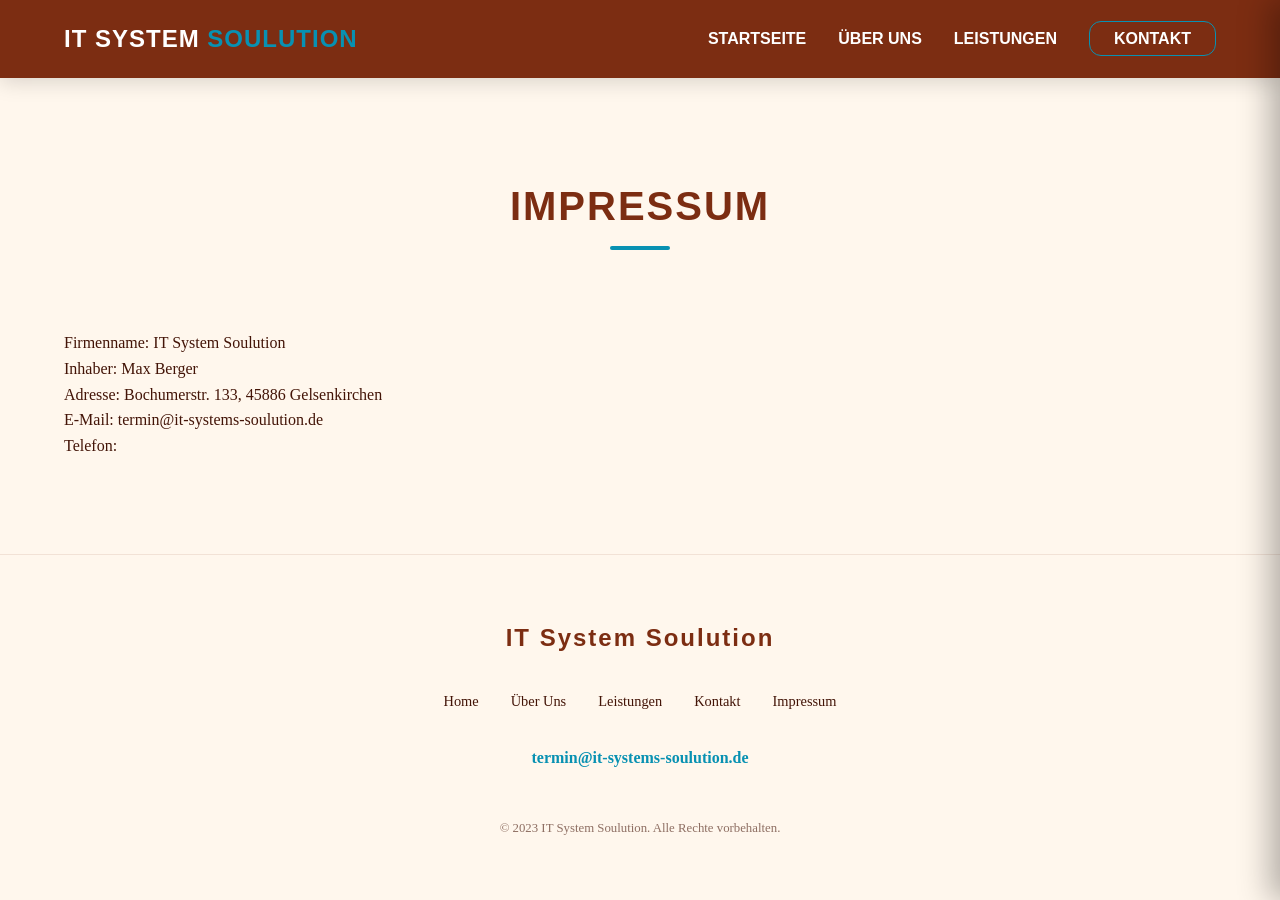
<file: impressum.html>
<!DOCTYPE html>
<html lang="de">
<head>
  <meta charset="UTF-8">
  <meta name="viewport" content="width=device-width, initial-scale=1.0">
  <title>IT System Soulution - Impressum</title>
  <style>
    :root {
      --color-primary: #7c2d12;
      --color-secondary: #c2410c;
      --color-accent: #0891b2;
      --color-bg: #fff7ed;
      --color-text: #431407;
      --color-white: #ffffff;
      
      --font-heading: 'Oswald', sans-serif;
      --font-body: 'Merriweather', serif;
      
      --radius-default: 12px;
      --shadow-subtle: 0 4px 6px -1px rgba(0, 0, 0, 0.1), 0 2px 4px -1px rgba(0, 0, 0, 0.06);
      --shadow-glow: 0 0 20px rgba(124, 45, 18, 0.4);
      
      --transition-fast: 0.2s ease;
      --transition-smooth: 0.3s ease-in-out;
    }

    @import url('https://fonts.googleapis.com/css2?family=Oswald:wght@400;600;700&family=Merriweather:wght@300;400;700&display=swap');

    * {
      box-sizing: border-box;
      margin: 0;
      padding: 0;
    }

    body {
      background-color: var(--color-bg);
      color: var(--color-text);
      font-family: var(--font-body);
      line-height: 1.6;
      overflow-x: hidden;
    }

    h1, h2, h3, h4, h5, h6 {
      font-family: var(--font-heading);
      text-transform: uppercase;
      font-weight: 700;
      letter-spacing: 0.05em;
      margin-bottom: 1rem;
    }

    a {
      text-decoration: none;
      color: inherit;
      transition: var(--transition-fast);
    }

    .main-nav {
      background-color: var(--color-primary);
      padding: 1.25rem 0;
      position: sticky;
      top: 0;
      z-index: 1000;
      box-shadow: 0 4px 20px rgba(0,0,0,0.15);
    }

    .nav-container {
      display: flex;
      justify-content: space-between;
      align-items: center;
    }

    .logo {
      font-family: var(--font-heading);
      font-size: 1.5rem;
      font-weight: 700;
      color: var(--color-white);
      letter-spacing: 1px;
    }

    .logo .highlight {
      color: var(--color-accent);
    }

    .nav-links {
      display: flex;
      gap: 2rem;
      list-style: none;
      align-items: center;
    }

    .nav-links a {
      color: var(--color-white);
      font-family: var(--font-heading);
      font-weight: 600;
      font-size: 1rem;
      text-transform: uppercase;
    }

    .nav-links a:hover {
      color: var(--color-accent);
    }

    .nav-cta {
      border: 1px solid var(--color-accent);
      padding: 0.5rem 1.5rem;
      border-radius: var(--radius-default);
      transition: 0.3s;
    }

    .nav-cta:hover {
      background: var(--color-accent);
      color: var(--color-white) !important;
    }

    /* Mobile Menu Styles */
    .hamburger {
      display: none;
      cursor: pointer;
      z-index: 1002;
    }

    .line {
      width: 30px;
      height: 3px;
      background: var(--color-white);
      margin: 6px 0;
      transition: 0.3s ease;
      border-radius: 2px;
    }

    .mobile-menu {
      position: fixed;
      top: 0;
      right: 0;
      height: 100vh;
      width: 80%;
      max-width: 400px;
      background: rgba(124, 45, 18, 0.95);
      backdrop-filter: blur(15px);
      transform: translateX(100%);
      transition: 0.3s ease;
      z-index: 1001;
      display: flex;
      align-items: center;
      justify-content: center;
      box-shadow: -10px 0 30px rgba(0,0,0,0.3);
    }

    .mobile-menu-content {
      display: flex;
      flex-direction: column;
      gap: 2rem;
      text-align: center;
    }

    .mobile-menu-content a {
      font-family: var(--font-heading);
      font-size: 1.5rem;
      color: var(--color-white);
      font-weight: 700;
      text-transform: uppercase;
    }

    .mobile-menu-content a:hover {
      color: var(--color-accent);
    }

    /* Mobile Logic */
    @media (max-width: 768px) {
      .desktop-only {
        display: none;
      }
      .hamburger {
        display: block;
      }
    }

    /* Open State */
    body.nav-open {
      overflow: hidden;
    }

    body.nav-open .mobile-menu {
      transform: translateX(0);
    }

    body.nav-open .line-1 {
      transform: rotate(-45deg) translate(-6px, 7px);
    }
    body.nav-open .line-2 {
      opacity: 0;
    }
    body.nav-open .line-3 {
      transform: rotate(45deg) translate(-6px, -7px);
    }

    .site-footer {
      background-color: var(--color-bg);
      padding: 4rem 0 2rem;
      text-align: center;
      border-top: 1px solid rgba(124, 45, 18, 0.1);
    }

    .footer-brand {
      font-family: var(--font-heading);
      font-size: 1.5rem;
      color: var(--color-primary);
      font-weight: 700;
      margin-bottom: 2rem;
      letter-spacing: 2px;
    }

    .footer-nav {
      display: flex;
      justify-content: center;
      flex-wrap: wrap;
      gap: 2rem;
      margin-bottom: 2rem;
    }

    .footer-nav a {
      color: var(--color-text);
      font-weight: 500;
      font-size: 0.9rem;
      position: relative;
    }

    .footer-nav a::after {
      content: '';
      position: absolute;
      bottom: -4px;
      left: 0;
      width: 0;
      height: 2px;
      background: var(--color-secondary);
      transition: 0.3s;
    }

    .footer-nav a:hover::after {
      width: 100%;
    }

    .footer-contact a {
      color: var(--color-accent);
      font-weight: 600;
    }

    .copyright {
      margin-top: 3rem;
      font-size: 0.8rem;
      color: rgba(67, 20, 7, 0.6);
    }

    .content-section {
      padding: 6rem 0;
      position: relative;
    }

    .section-header {
      text-align: center;
      margin-bottom: 4rem;
      max-width: 800px;
      margin-left: auto;
      margin-right: auto;
    }

    .section-title {
      font-size: 2.5rem;
      color: var(--color-primary);
      position: relative;
      display: inline-block;
      margin-bottom: 1rem;
    }

    .section-title::after {
      content: '';
      display: block;
      width: 60px;
      height: 4px;
      background: var(--color-accent);
      margin: 0.5rem auto 0;
      border-radius: 2px;
    }

    .section-subtitle {
      font-size: 1.2rem;
      color: var(--color-text);
      opacity: 0.8;
    }

    .container {
      width: 100%;
      max-width: 1200px;
      margin: 0 auto;
      padding: 0 1.5rem;
    }
  </style>
</head>
<body>
  <!-- NAVIGATION (PFLICHT - von unten kopieren) -->
  <nav class="main-nav">
    <div class="container nav-container">
      <a href="index.html" class="logo">IT SYSTEM <span class="highlight">SOULUTION</span></a>
      
      <!-- Desktop Menu -->
      <ul class="nav-links desktop-only">
        <li><a href="index.html">Startseite</a></li>
        <li><a href="ueber-uns.html">Über Uns</a></li>
        <li><a href="leistungen.html">Leistungen</a></li>
        <li><a href="kontakt.html" class="nav-cta">Kontakt</a></li>
      </ul>

      <!-- Mobile Hamburger -->
      <div class="hamburger" onclick="document.body.classList.toggle('nav-open')">
        <div class="line line-1"></div>
        <div class="line line-2"></div>
        <div class="line line-3"></div>
      </div>
    </div>

    <!-- Mobile Overlay -->
    <div class="mobile-menu">
      <div class="mobile-menu-content">
        <a href="index.html" onclick="document.body.classList.remove('nav-open')">Startseite</a>
        <a href="ueber-uns.html" onclick="document.body.classList.remove('nav-open')">Über Uns</a>
        <a href="leistungen.html" onclick="document.body.classList.remove('nav-open')">Leistungen</a>
        <a href="kontakt.html" onclick="document.body.classList.remove('nav-open')">Kontakt</a>
        <a href="impressum.html" onclick="document.body.classList.remove('nav-open')">Impressum</a>
      </div>
    </div>
  </nav>

  <!-- MAIN CONTENT -->
  <section class="content-section">
    <div class="container">
      <div class="section-header">
        <h2 class="section-title">Impressum</h2>
      </div>
      <div class="section-content">
        <p>Firmenname: IT System Soulution</p>
        <p>Inhaber: Max Berger</p>
        <p>Adresse: Bochumerstr. 133, 45886 Gelsenkirchen</p>
        <p>E-Mail: <a href="mailto:termin@it-systems-soulution.de">termin@it-systems-soulution.de</a></p>
        <p>Telefon: </p>
      </div>
    </div>
  </section>

  <!-- FOOTER (PFLICHT - von unten kopieren) -->
  <footer class="site-footer">
    <div class="container">
      <div class="footer-brand">IT System Soulution</div>
      
      <nav class="footer-nav">
        <a href="index.html">Home</a>
        <a href="ueber-uns.html">Über Uns</a>
        <a href="leistungen.html">Leistungen</a>
        <a href="kontakt.html">Kontakt</a>
        <a href="impressum.html">Impressum</a>
      </nav>

      <div class="footer-contact">
        <a href="mailto:termin@it-systems-soulution.de">termin@it-systems-soulution.de</a>
      </div>

      <div class="copyright">
        &copy; 2023 IT System Soulution. Alle Rechte vorbehalten.
      </div>
    </div>
  </footer>
</body>
</html>
</file>
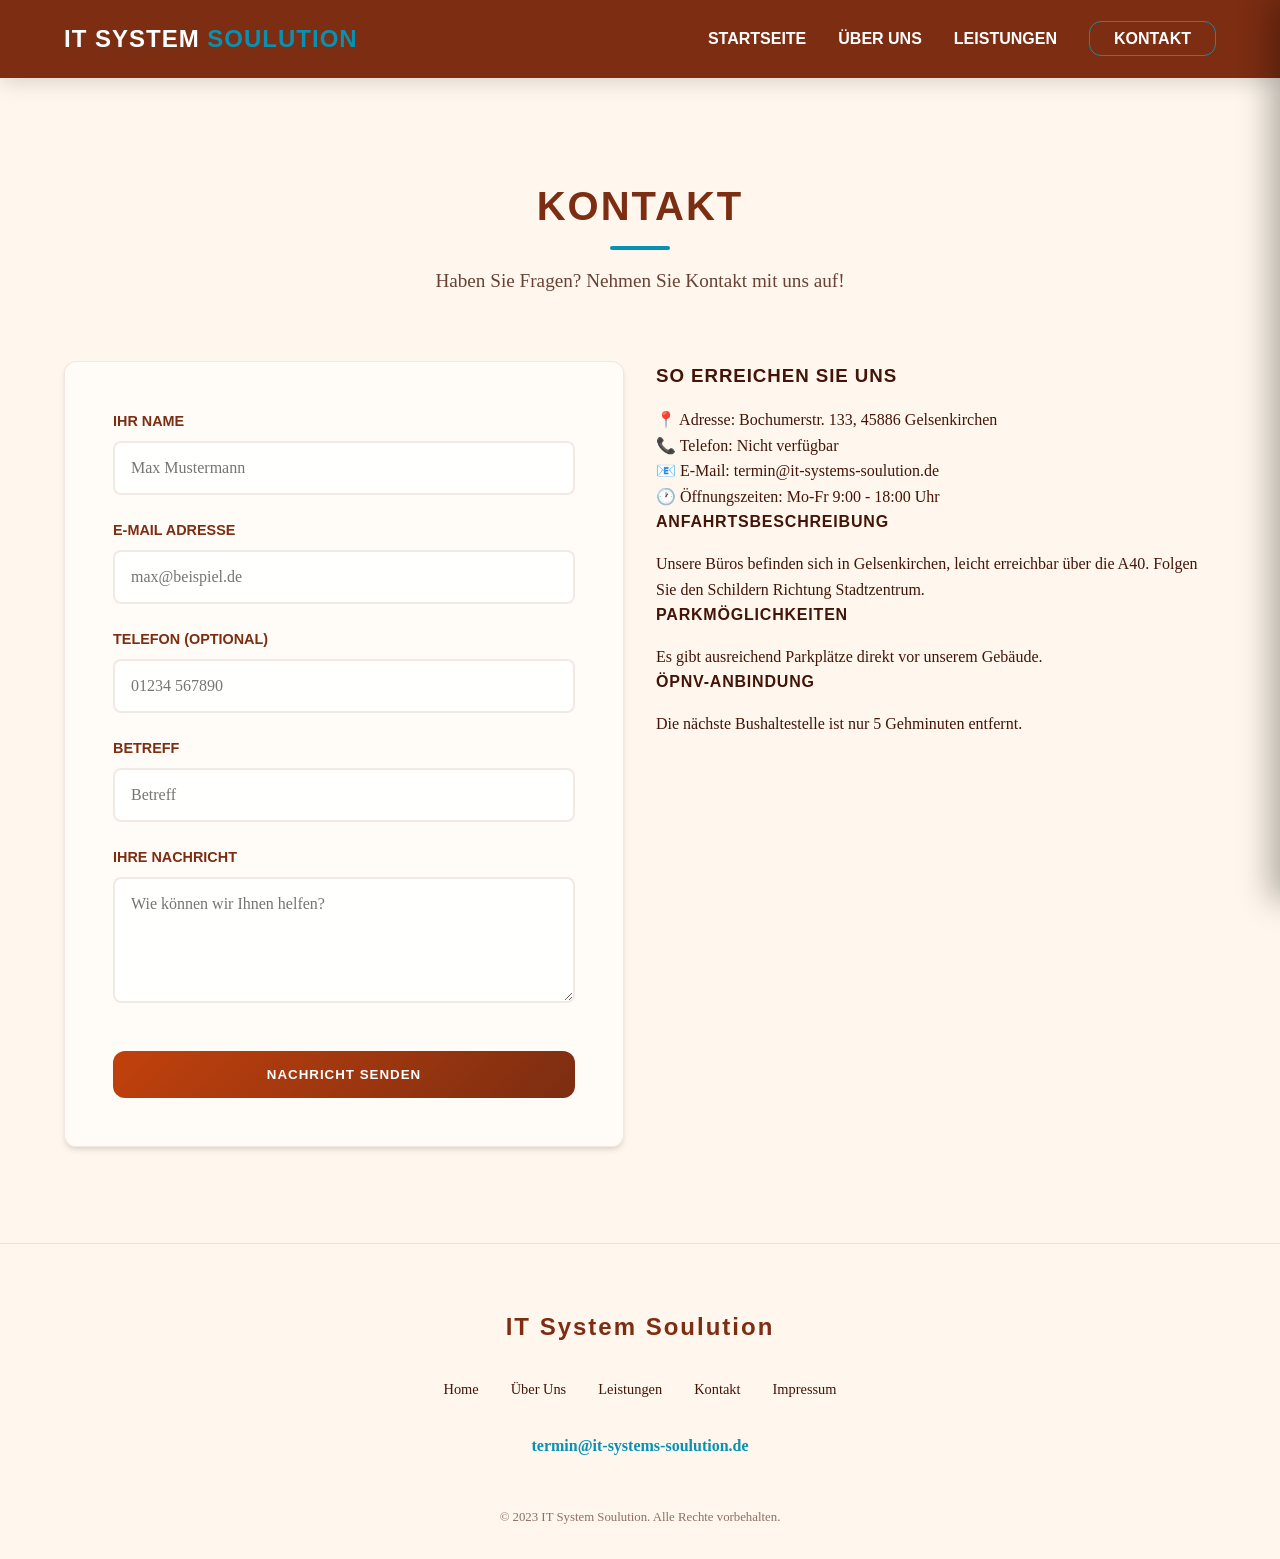
<file: kontakt.html>
<!DOCTYPE html>
<html lang="de">
<head>
  <meta charset="UTF-8">
  <meta name="viewport" content="width=device-width, initial-scale=1.0">
  <title>IT System Soulution - Kontakt</title>
  <style>
    :root {
      --color-primary: #7c2d12;
      --color-secondary: #c2410c;
      --color-accent: #0891b2;
      --color-bg: #fff7ed;
      --color-text: #431407;
      --color-white: #ffffff;
      
      --font-heading: 'Oswald', sans-serif;
      --font-body: 'Merriweather', serif;
      
      --radius-default: 12px;
      --shadow-subtle: 0 4px 6px -1px rgba(0, 0, 0, 0.1), 0 2px 4px -1px rgba(0, 0, 0, 0.06);
      --shadow-glow: 0 0 20px rgba(124, 45, 18, 0.4);
      
      --transition-fast: 0.2s ease;
      --transition-smooth: 0.3s ease-in-out;
    }

    @import url('https://fonts.googleapis.com/css2?family=Oswald:wght@400;600;700&family=Merriweather:wght@300;400;700&display=swap');

    * {
      box-sizing: border-box;
      margin: 0;
      padding: 0;
    }

    body {
      background-color: var(--color-bg);
      color: var(--color-text);
      font-family: var(--font-body);
      line-height: 1.6;
      overflow-x: hidden;
    }

    h1, h2, h3, h4, h5, h6 {
      font-family: var(--font-heading);
      text-transform: uppercase;
      font-weight: 700;
      letter-spacing: 0.05em;
      margin-bottom: 1rem;
    }

    a {
      text-decoration: none;
      color: inherit;
      transition: var(--transition-fast);
    }

    .cards-grid {
      display: grid;
      grid-template-columns: repeat(auto-fit, minmax(300px, 1fr));
      gap: 2rem;
    }

    .cards-grid-2 {
      display: grid;
      grid-template-columns: repeat(auto-fit, minmax(400px, 1fr));
      gap: 2rem;
    }

    .cards-grid-4 {
      display: grid;
      grid-template-columns: repeat(auto-fit, minmax(220px, 1fr));
      gap: 1.5rem;
    }

    .container {
      width: 100%;
      max-width: 1200px;
      margin: 0 auto;
      padding: 0 1.5rem;
    }

    .btn-primary {
      display: inline-block;
      background: linear-gradient(135deg, var(--color-secondary), var(--color-primary));
      color: var(--color-white);
      padding: 1rem 2rem;
      border-radius: var(--radius-default);
      font-family: var(--font-heading);
      font-weight: 600;
      text-transform: uppercase;
      letter-spacing: 1px;
      border: none;
      cursor: pointer;
      transition: var(--transition-smooth);
      position: relative;
      z-index: 1;
    }

    .btn-primary:hover {
      transform: translateY(-2px);
      box-shadow: var(--shadow-glow);
    }

    @keyframes gradient-bg {
      0% { background-position: 0% 50%; }
      50% { background-position: 100% 50%; }
      100% { background-position: 0% 50%; }
    }

    @keyframes float {
      0% { transform: translateY(0px); }
      50% { transform: translateY(-20px); }
      100% { transform: translateY(0px); }
    }

    @keyframes fadeIn {
      from { opacity: 0; transform: translateY(10px); }
      to { opacity: 1; transform: translateY(0); }
    }

    @keyframes slideInRight {
      from { transform: translateX(100%); }
      to { transform: translateX(0); }
    }

    .main-nav {
      background-color: var(--color-primary);
      padding: 1.25rem 0;
      position: sticky;
      top: 0;
      z-index: 1000;
      box-shadow: 0 4px 20px rgba(0,0,0,0.15);
    }

    .nav-container {
      display: flex;
      justify-content: space-between;
      align-items: center;
    }

    .logo {
      font-family: var(--font-heading);
      font-size: 1.5rem;
      font-weight: 700;
      color: var(--color-white);
      letter-spacing: 1px;
    }

    .logo .highlight {
      color: var(--color-accent);
    }

    .nav-links {
      display: flex;
      gap: 2rem;
      list-style: none;
      align-items: center;
    }

    .nav-links a {
      color: var(--color-white);
      font-family: var(--font-heading);
      font-weight: 600;
      font-size: 1rem;
      text-transform: uppercase;
    }

    .nav-links a:hover {
      color: var(--color-accent);
    }

    .nav-cta {
      border: 1px solid var(--color-accent);
      padding: 0.5rem 1.5rem;
      border-radius: var(--radius-default);
      transition: 0.3s;
    }

    .nav-cta:hover {
      background: var(--color-accent);
      color: var(--color-white) !important;
    }

    .hamburger {
      display: none;
      cursor: pointer;
      z-index: 1002;
    }

    .line {
      width: 30px;
      height: 3px;
      background: var(--color-white);
      margin: 6px 0;
      transition: 0.3s ease;
      border-radius: 2px;
    }

    .mobile-menu {
      position: fixed;
      top: 0;
      right: 0;
      height: 100vh;
      width: 80%;
      max-width: 400px;
      background: rgba(124, 45, 18, 0.95);
      backdrop-filter: blur(15px);
      transform: translateX(100%);
      transition: 0.3s ease;
      z-index: 1001;
      display: flex;
      align-items: center;
      justify-content: center;
      box-shadow: -10px 0 30px rgba(0,0,0,0.3);
    }

    .mobile-menu-content {
      display: flex;
      flex-direction: column;
      gap: 2rem;
      text-align: center;
    }

    .mobile-menu-content a {
      font-family: var(--font-heading);
      font-size: 1.5rem;
      color: var(--color-white);
      font-weight: 700;
      text-transform: uppercase;
    }

    .mobile-menu-content a:hover {
      color: var(--color-accent);
    }

    @media (max-width: 768px) {
      .desktop-only {
        display: none;
      }
      .hamburger {
        display: block;
      }
    }

    body.nav-open {
      overflow: hidden;
    }

    body.nav-open .mobile-menu {
      transform: translateX(0);
    }

    body.nav-open .line-1 {
      transform: rotate(-45deg) translate(-6px, 7px);
    }
    body.nav-open .line-2 {
      opacity: 0;
    }
    body.nav-open .line-3 {
      transform: rotate(45deg) translate(-6px, -7px);
    }

    .site-footer {
      background-color: var(--color-bg);
      padding: 4rem 0 2rem;
      text-align: center;
      border-top: 1px solid rgba(124, 45, 18, 0.1);
    }

    .footer-brand {
      font-family: var(--font-heading);
      font-size: 1.5rem;
      color: var(--color-primary);
      font-weight: 700;
      margin-bottom: 2rem;
      letter-spacing: 2px;
    }

    .footer-nav {
      display: flex;
      justify-content: center;
      flex-wrap: wrap;
      gap: 2rem;
      margin-bottom: 2rem;
    }

    .footer-nav a {
      color: var(--color-text);
      font-weight: 500;
      font-size: 0.9rem;
      position: relative;
    }

    .footer-nav a::after {
      content: '';
      position: absolute;
      bottom: -4px;
      left: 0;
      width: 0;
      height: 2px;
      background: var(--color-secondary);
      transition: 0.3s;
    }

    .footer-nav a:hover::after {
      width: 100%;
    }

    .footer-contact a {
      color: var(--color-accent);
      font-weight: 600;
    }

    .copyright {
      margin-top: 3rem;
      font-size: 0.8rem;
      color: rgba(67, 20, 7, 0.6);
    }

    .content-section {
      padding: 6rem 0;
      position: relative;
    }

    .section-header {
      text-align: center;
      margin-bottom: 4rem;
      max-width: 800px;
      margin-left: auto;
      margin-right: auto;
    }

    .section-title {
      font-size: 2.5rem;
      color: var(--color-primary);
      position: relative;
      display: inline-block;
      margin-bottom: 1rem;
    }

    .section-title::after {
      content: '';
      display: block;
      width: 60px;
      height: 4px;
      background: var(--color-accent);
      margin: 0.5rem auto 0;
      border-radius: 2px;
    }

    .section-subtitle {
      font-size: 1.2rem;
      color: var(--color-text);
      opacity: 0.8;
    }

    .contact-form {
      background: rgba(255,255,255,0.6);
      padding: 3rem;
      border-radius: var(--radius-default);
      border: 1px solid rgba(124, 45, 18, 0.1);
      box-shadow: var(--shadow-subtle);
      max-width: 600px;
      margin: 0 auto;
    }

    .form-group {
      margin-bottom: 1.5rem;
    }

    .form-group label {
      display: block;
      font-family: var(--font-heading);
      font-weight: 600;
      color: var(--color-primary);
      margin-bottom: 0.5rem;
      text-transform: uppercase;
      font-size: 0.9rem;
    }

    .form-group input,
    .form-group textarea {
      width: 100%;
      padding: 1rem;
      border: 2px solid rgba(124, 45, 18, 0.1);
      border-radius: 8px;
      background: rgba(255,255,255,0.8);
      font-family: var(--font-body);
      font-size: 1rem;
      color: var(--color-text);
      transition: 0.3s;
    }

    .form-group input:focus,
    .form-group textarea:focus {
      outline: none;
      border-color: var(--color-accent);
      background: #fff;
      box-shadow: 0 0 0 4px rgba(8, 145, 178, 0.1);
    }

    .form-submit {
      width: 100%;
      margin-top: 1rem;
    }
  </style>
</head>
<body>
  <!-- NAVIGATION (PFLICHT - von unten kopieren) -->
  <nav class="main-nav">
    <div class="container nav-container">
      <a href="index.html" class="logo">IT SYSTEM <span class="highlight">SOULUTION</span></a>
      
      <!-- Desktop Menu -->
      <ul class="nav-links desktop-only">
        <li><a href="index.html">Startseite</a></li>
        <li><a href="ueber-uns.html">Über Uns</a></li>
        <li><a href="leistungen.html">Leistungen</a></li>
        <li><a href="kontakt.html" class="nav-cta">Kontakt</a></li>
      </ul>

      <!-- Mobile Hamburger -->
      <div class="hamburger" onclick="document.body.classList.toggle('nav-open')">
        <div class="line line-1"></div>
        <div class="line line-2"></div>
        <div class="line line-3"></div>
      </div>
    </div>

    <!-- Mobile Overlay -->
    <div class="mobile-menu">
      <div class="mobile-menu-content">
        <a href="index.html" onclick="document.body.classList.remove('nav-open')">Startseite</a>
        <a href="ueber-uns.html" onclick="document.body.classList.remove('nav-open')">Über Uns</a>
        <a href="leistungen.html" onclick="document.body.classList.remove('nav-open')">Leistungen</a>
        <a href="kontakt.html" onclick="document.body.classList.remove('nav-open')">Kontakt</a>
        <a href="impressum.html" onclick="document.body.classList.remove('nav-open')">Impressum</a>
      </div>
    </div>
  </nav>

  <!-- MAIN CONTENT -->
  <section class="content-section">
    <div class="container">
      <div class="section-header">
        <h2 class="section-title">Kontakt</h2>
        <p class="section-subtitle">Haben Sie Fragen? Nehmen Sie Kontakt mit uns auf!</p>
      </div>
      <div class="cards-grid-2">
        <div>
          <form class="contact-form">
            <div class="form-group">
              <label for="name">Ihr Name</label>
              <input type="text" id="name" name="name" required placeholder="Max Mustermann">
            </div>
            
            <div class="form-group">
              <label for="email">E-Mail Adresse</label>
              <input type="email" id="email" name="email" required placeholder="max@beispiel.de">
            </div>

            <div class="form-group">
              <label for="phone">Telefon (optional)</label>
              <input type="tel" id="phone" name="phone" placeholder="01234 567890">
            </div>

            <div class="form-group">
              <label for="subject">Betreff</label>
              <input type="text" id="subject" name="subject" required placeholder="Betreff">
            </div>
            
            <div class="form-group">
              <label for="message">Ihre Nachricht</label>
              <textarea id="message" name="message" rows="5" required placeholder="Wie können wir Ihnen helfen?"></textarea>
            </div>
            
            <button type="submit" class="btn-primary form-submit">Nachricht senden</button>
          </form>
        </div>
        <div>
          <h3>So erreichen Sie uns</h3>
          <p>📍 Adresse: Bochumerstr. 133, 45886 Gelsenkirchen</p>
          <p>📞 Telefon: <a href="tel:">Nicht verfügbar</a></p>
          <p>📧 E-Mail: <a href="mailto:termin@it-systems-soulution.de">termin@it-systems-soulution.de</a></p>
          <p>🕐 Öffnungszeiten: Mo-Fr 9:00 - 18:00 Uhr</p>
          <h4>Anfahrtsbeschreibung</h4>
          <p>Unsere Büros befinden sich in Gelsenkirchen, leicht erreichbar über die A40. Folgen Sie den Schildern Richtung Stadtzentrum.</p>
          <h4>Parkmöglichkeiten</h4>
          <p>Es gibt ausreichend Parkplätze direkt vor unserem Gebäude.</p>
          <h4>ÖPNV-Anbindung</h4>
          <p>Die nächste Bushaltestelle ist nur 5 Gehminuten entfernt.</p>
        </div>
      </div>
    </div>
  </section>

  <!-- FOOTER (PFLICHT - von unten kopieren) -->
  <footer class="site-footer">
    <div class="container">
      <div class="footer-brand">IT System Soulution</div>
      
      <nav class="footer-nav">
        <a href="index.html">Home</a>
        <a href="ueber-uns.html">Über Uns</a>
        <a href="leistungen.html">Leistungen</a>
        <a href="kontakt.html">Kontakt</a>
        <a href="impressum.html">Impressum</a>
      </nav>

      <div class="footer-contact">
        <a href="mailto:termin@it-systems-soulution.de">termin@it-systems-soulution.de</a>
      </div>

      <div class="copyright">
        &copy; 2023 IT System Soulution. Alle Rechte vorbehalten.
      </div>
    </div>
  </footer>
</body>
</html>
</file>
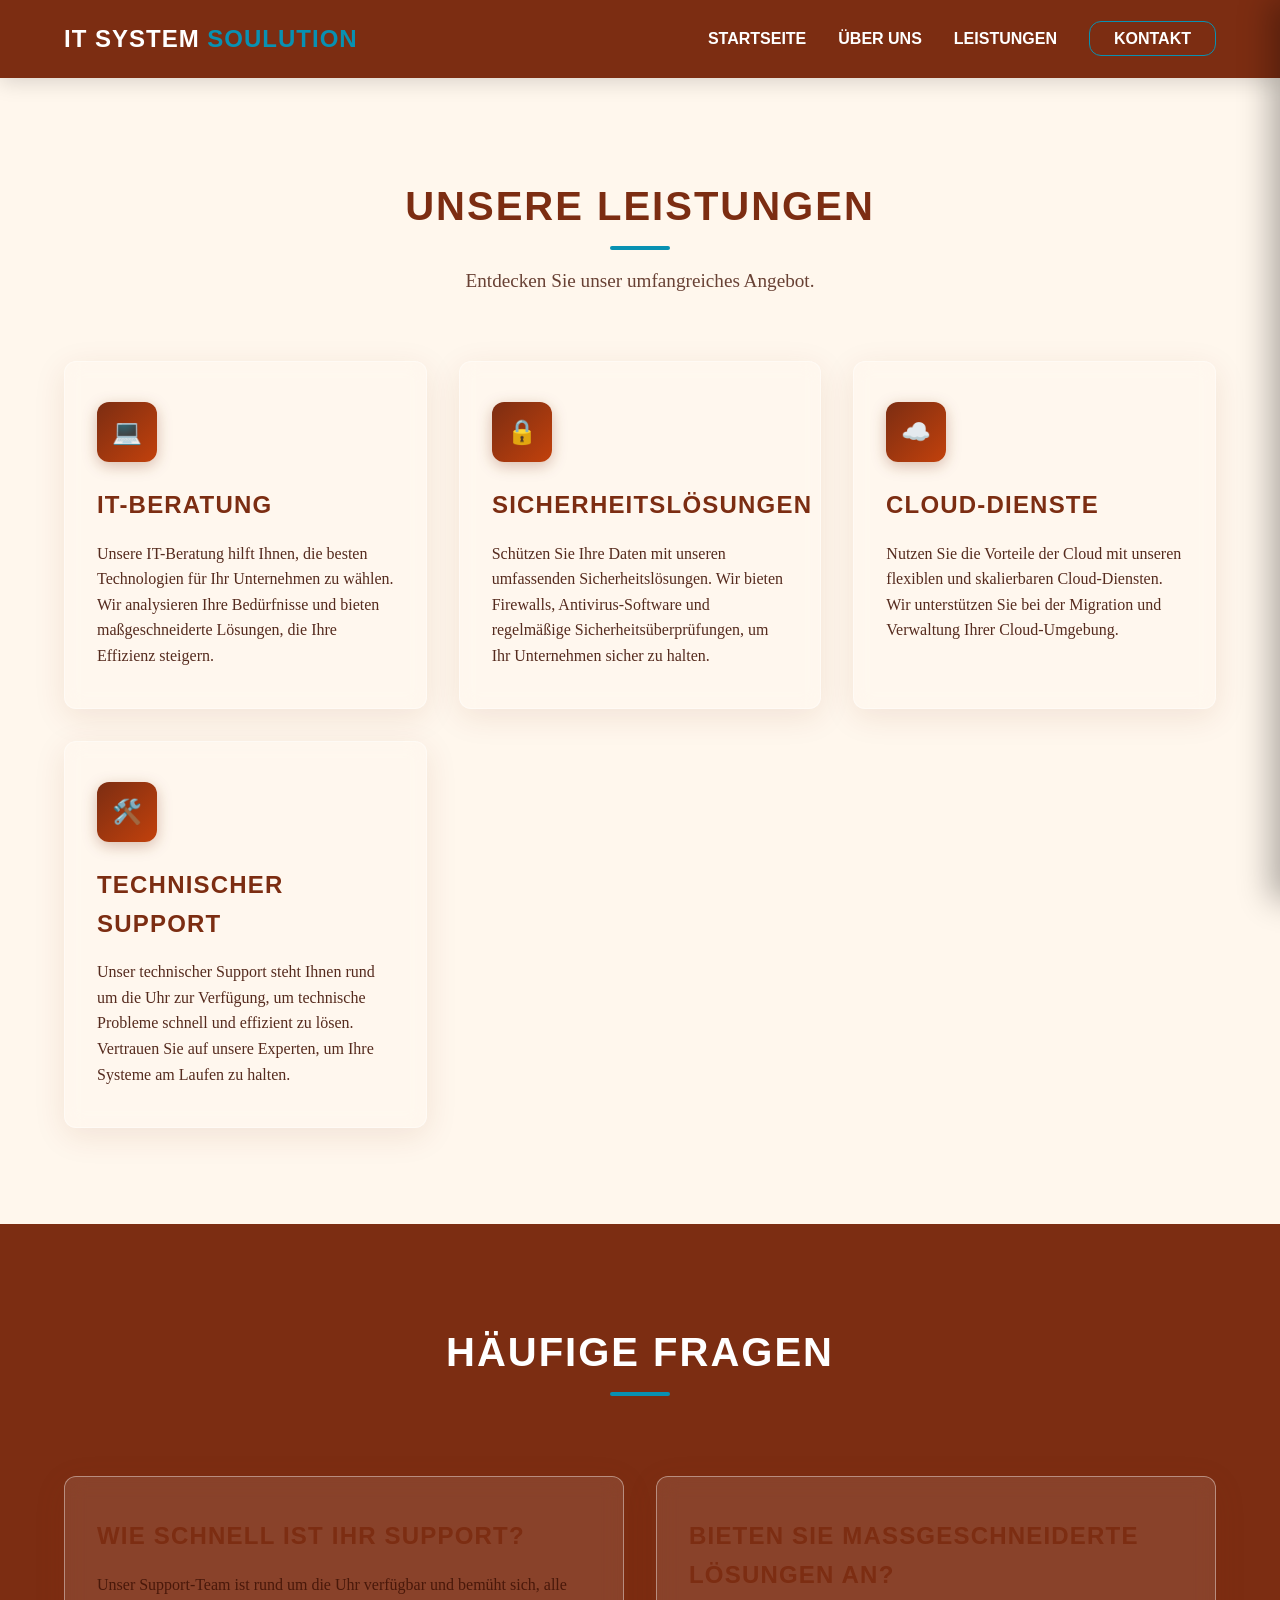
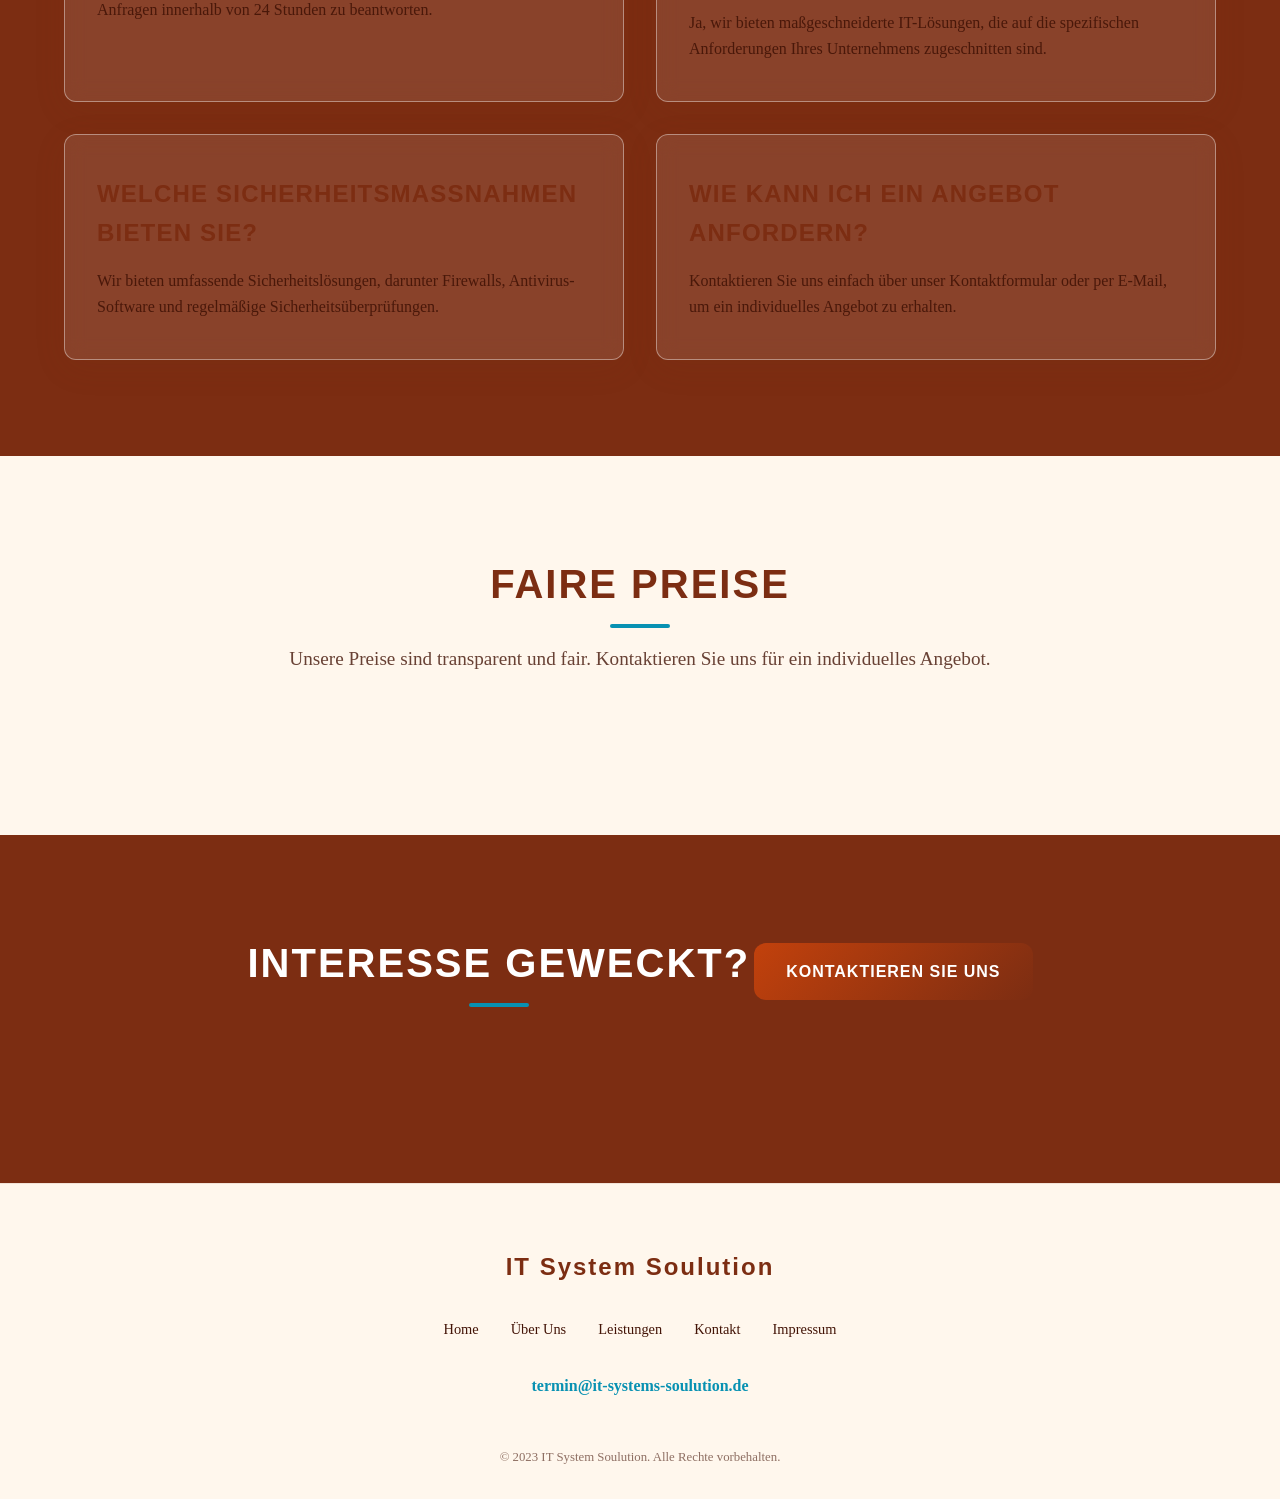
<file: leistungen.html>
<!DOCTYPE html>
<html lang="de">
<head>
  <meta charset="UTF-8">
  <meta name="viewport" content="width=device-width, initial-scale=1.0">
  <title>IT System Soulution - Leistungen</title>
  <style>
    :root {
      --color-primary: #7c2d12;
      --color-secondary: #c2410c;
      --color-accent: #0891b2;
      --color-bg: #fff7ed;
      --color-text: #431407;
      --color-white: #ffffff;
      
      --font-heading: 'Oswald', sans-serif;
      --font-body: 'Merriweather', serif;
      
      --radius-default: 12px;
      --shadow-subtle: 0 4px 6px -1px rgba(0, 0, 0, 0.1), 0 2px 4px -1px rgba(0, 0, 0, 0.06);
      --shadow-glow: 0 0 20px rgba(124, 45, 18, 0.4);
      
      --transition-fast: 0.2s ease;
      --transition-smooth: 0.3s ease-in-out;
    }

    @import url('https://fonts.googleapis.com/css2?family=Oswald:wght@400;600;700&family=Merriweather:wght@300;400;700&display=swap');

    * {
      box-sizing: border-box;
      margin: 0;
      padding: 0;
    }

    body {
      background-color: var(--color-bg);
      color: var(--color-text);
      font-family: var(--font-body);
      line-height: 1.6;
      overflow-x: hidden;
    }

    h1, h2, h3, h4, h5, h6 {
      font-family: var(--font-heading);
      text-transform: uppercase;
      font-weight: 700;
      letter-spacing: 0.05em;
      margin-bottom: 1rem;
    }

    a {
      text-decoration: none;
      color: inherit;
      transition: var(--transition-fast);
    }

    .cards-grid {
      display: grid;
      grid-template-columns: repeat(auto-fit, minmax(300px, 1fr));
      gap: 2rem;
    }

    .cards-grid-2 {
      display: grid;
      grid-template-columns: repeat(auto-fit, minmax(400px, 1fr));
      gap: 2rem;
    }

    .cards-grid-4 {
      display: grid;
      grid-template-columns: repeat(auto-fit, minmax(220px, 1fr));
      gap: 1.5rem;
    }

    .container {
      width: 100%;
      max-width: 1200px;
      margin: 0 auto;
      padding: 0 1.5rem;
    }

    .btn-primary {
      display: inline-block;
      background: linear-gradient(135deg, var(--color-secondary), var(--color-primary));
      color: var(--color-white);
      padding: 1rem 2rem;
      border-radius: var(--radius-default);
      font-family: var(--font-heading);
      font-weight: 600;
      text-transform: uppercase;
      letter-spacing: 1px;
      border: none;
      cursor: pointer;
      transition: var(--transition-smooth);
      position: relative;
      z-index: 1;
    }

    .btn-primary:hover {
      transform: translateY(-2px);
      box-shadow: var(--shadow-glow);
    }

    @keyframes gradient-bg {
      0% { background-position: 0% 50%; }
      50% { background-position: 100% 50%; }
      100% { background-position: 0% 50%; }
    }

    @keyframes float {
      0% { transform: translateY(0px); }
      50% { transform: translateY(-20px); }
      100% { transform: translateY(0px); }
    }

    @keyframes fadeIn {
      from { opacity: 0; transform: translateY(10px); }
      to { opacity: 1; transform: translateY(0); }
    }

    @keyframes slideInRight {
      from { transform: translateX(100%); }
      to { transform: translateX(0); }
    }

    .main-nav {
      background-color: var(--color-primary);
      padding: 1.25rem 0;
      position: sticky;
      top: 0;
      z-index: 1000;
      box-shadow: 0 4px 20px rgba(0,0,0,0.15);
    }

    .nav-container {
      display: flex;
      justify-content: space-between;
      align-items: center;
    }

    .logo {
      font-family: var(--font-heading);
      font-size: 1.5rem;
      font-weight: 700;
      color: var(--color-white);
      letter-spacing: 1px;
    }

    .logo .highlight {
      color: var(--color-accent);
    }

    .nav-links {
      display: flex;
      gap: 2rem;
      list-style: none;
      align-items: center;
    }

    .nav-links a {
      color: var(--color-white);
      font-family: var(--font-heading);
      font-weight: 600;
      font-size: 1rem;
      text-transform: uppercase;
    }

    .nav-links a:hover {
      color: var(--color-accent);
    }

    .nav-cta {
      border: 1px solid var(--color-accent);
      padding: 0.5rem 1.5rem;
      border-radius: var(--radius-default);
      transition: 0.3s;
    }

    .nav-cta:hover {
      background: var(--color-accent);
      color: var(--color-white) !important;
    }

    .hamburger {
      display: none;
      cursor: pointer;
      z-index: 1002;
    }

    .line {
      width: 30px;
      height: 3px;
      background: var(--color-white);
      margin: 6px 0;
      transition: 0.3s ease;
      border-radius: 2px;
    }

    .mobile-menu {
      position: fixed;
      top: 0;
      right: 0;
      height: 100vh;
      width: 80%;
      max-width: 400px;
      background: rgba(124, 45, 18, 0.95);
      backdrop-filter: blur(15px);
      transform: translateX(100%);
      transition: 0.3s ease;
      z-index: 1001;
      display: flex;
      align-items: center;
      justify-content: center;
      box-shadow: -10px 0 30px rgba(0,0,0,0.3);
    }

    .mobile-menu-content {
      display: flex;
      flex-direction: column;
      gap: 2rem;
      text-align: center;
    }

    .mobile-menu-content a {
      font-family: var(--font-heading);
      font-size: 1.5rem;
      color: var(--color-white);
      font-weight: 700;
      text-transform: uppercase;
    }

    .mobile-menu-content a:hover {
      color: var(--color-accent);
    }

    @media (max-width: 768px) {
      .desktop-only {
        display: none;
      }
      .hamburger {
        display: block;
      }
    }

    body.nav-open {
      overflow: hidden;
    }

    body.nav-open .mobile-menu {
      transform: translateX(0);
    }

    body.nav-open .line-1 {
      transform: rotate(-45deg) translate(-6px, 7px);
    }
    body.nav-open .line-2 {
      opacity: 0;
    }
    body.nav-open .line-3 {
      transform: rotate(45deg) translate(-6px, -7px);
    }

    .site-footer {
      background-color: var(--color-bg);
      padding: 4rem 0 2rem;
      text-align: center;
      border-top: 1px solid rgba(124, 45, 18, 0.1);
    }

    .footer-brand {
      font-family: var(--font-heading);
      font-size: 1.5rem;
      color: var(--color-primary);
      font-weight: 700;
      margin-bottom: 2rem;
      letter-spacing: 2px;
    }

    .footer-nav {
      display: flex;
      justify-content: center;
      flex-wrap: wrap;
      gap: 2rem;
      margin-bottom: 2rem;
    }

    .footer-nav a {
      color: var(--color-text);
      font-weight: 500;
      font-size: 0.9rem;
      position: relative;
    }

    .footer-nav a::after {
      content: '';
      position: absolute;
      bottom: -4px;
      left: 0;
      width: 0;
      height: 2px;
      background: var(--color-secondary);
      transition: 0.3s;
    }

    .footer-nav a:hover::after {
      width: 100%;
    }

    .footer-contact a {
      color: var(--color-accent);
      font-weight: 600;
    }

    .copyright {
      margin-top: 3rem;
      font-size: 0.8rem;
      color: rgba(67, 20, 7, 0.6);
    }

    .glass-card {
      background: rgba(255, 255, 255, 0.1);
      backdrop-filter: blur(10px);
      -webkit-backdrop-filter: blur(10px);
      border: 1px solid rgba(255, 255, 255, 0.4);
      border-radius: var(--radius-default);
      padding: 2.5rem 2rem;
      transition: var(--transition-smooth);
      display: flex;
      flex-direction: column;
      align-items: flex-start;
      height: 100%;
      box-shadow: 0 8px 32px 0 rgba(124, 45, 18, 0.1);
    }

    .glass-card:hover {
      background: rgba(255, 255, 255, 0.25);
      backdrop-filter: blur(15px);
      transform: translateY(-5px);
      border-color: rgba(255, 255, 255, 0.6);
      box-shadow: 0 15px 40px 0 rgba(124, 45, 18, 0.15);
    }

    .card-icon-wrapper {
      width: 60px;
      height: 60px;
      border-radius: 12px;
      background: linear-gradient(135deg, var(--color-primary), var(--color-secondary));
      display: flex;
      align-items: center;
      justify-content: center;
      margin-bottom: 1.5rem;
      color: var(--color-white);
      font-size: 1.5rem;
      box-shadow: 0 4px 15px rgba(124, 45, 18, 0.3);
    }
    
    .card-icon-wrapper svg {
      width: 30px;
      height: 30px;
      fill: white;
    }

    .card-title {
      color: var(--color-primary);
      font-size: 1.5rem;
      margin-bottom: 1rem;
    }

    .card-description {
      color: var(--color-text);
      font-size: 1rem;
      opacity: 0.9;
    }

    .content-section {
      padding: 6rem 0;
      position: relative;
    }

    .section-header {
      text-align: center;
      margin-bottom: 4rem;
      max-width: 800px;
      margin-left: auto;
      margin-right: auto;
    }

    .section-title {
      font-size: 2.5rem;
      color: var(--color-primary);
      position: relative;
      display: inline-block;
      margin-bottom: 1rem;
    }

    .section-title::after {
      content: '';
      display: block;
      width: 60px;
      height: 4px;
      background: var(--color-accent);
      margin: 0.5rem auto 0;
      border-radius: 2px;
    }

    .section-subtitle {
      font-size: 1.2rem;
      color: var(--color-text);
      opacity: 0.8;
    }

    .content-section.dark-mode {
      background-color: var(--color-primary);
    }
    .content-section.dark-mode .section-title {
      color: var(--color-white);
    }
    .content-section.dark-mode .section-subtitle {
      color: rgba(255,255,255,0.8);
    }
  </style>
</head>
<body>
  <!-- NAVIGATION (PFLICHT - von unten kopieren) -->
  <nav class="main-nav">
    <div class="container nav-container">
      <a href="index.html" class="logo">IT SYSTEM <span class="highlight">SOULUTION</span></a>
      
      <!-- Desktop Menu -->
      <ul class="nav-links desktop-only">
        <li><a href="index.html">Startseite</a></li>
        <li><a href="ueber-uns.html">Über Uns</a></li>
        <li><a href="leistungen.html">Leistungen</a></li>
        <li><a href="kontakt.html" class="nav-cta">Kontakt</a></li>
      </ul>

      <!-- Mobile Hamburger -->
      <div class="hamburger" onclick="document.body.classList.toggle('nav-open')">
        <div class="line line-1"></div>
        <div class="line line-2"></div>
        <div class="line line-3"></div>
      </div>
    </div>

    <!-- Mobile Overlay -->
    <div class="mobile-menu">
      <div class="mobile-menu-content">
        <a href="index.html" onclick="document.body.classList.remove('nav-open')">Startseite</a>
        <a href="ueber-uns.html" onclick="document.body.classList.remove('nav-open')">Über Uns</a>
        <a href="leistungen.html" onclick="document.body.classList.remove('nav-open')">Leistungen</a>
        <a href="kontakt.html" onclick="document.body.classList.remove('nav-open')">Kontakt</a>
        <a href="impressum.html" onclick="document.body.classList.remove('nav-open')">Impressum</a>
      </div>
    </div>
  </nav>

  <!-- MAIN CONTENT -->
  <section class="content-section">
    <div class="container">
      <div class="section-header">
        <h2 class="section-title">Unsere Leistungen</h2>
        <p class="section-subtitle">Entdecken Sie unser umfangreiches Angebot.</p>
      </div>
      <div class="section-content">
        <div class="cards-grid">
          <article class="glass-card">
            <div class="card-icon-wrapper">💻</div>
            <h3 class="card-title">IT-Beratung</h3>
            <p class="card-description">Unsere IT-Beratung hilft Ihnen, die besten Technologien für Ihr Unternehmen zu wählen. Wir analysieren Ihre Bedürfnisse und bieten maßgeschneiderte Lösungen, die Ihre Effizienz steigern.</p>
          </article>
          <article class="glass-card">
            <div class="card-icon-wrapper">🔒</div>
            <h3 class="card-title">Sicherheitslösungen</h3>
            <p class="card-description">Schützen Sie Ihre Daten mit unseren umfassenden Sicherheitslösungen. Wir bieten Firewalls, Antivirus-Software und regelmäßige Sicherheitsüberprüfungen, um Ihr Unternehmen sicher zu halten.</p>
          </article>
          <article class="glass-card">
            <div class="card-icon-wrapper">☁️</div>
            <h3 class="card-title">Cloud-Dienste</h3>
            <p class="card-description">Nutzen Sie die Vorteile der Cloud mit unseren flexiblen und skalierbaren Cloud-Diensten. Wir unterstützen Sie bei der Migration und Verwaltung Ihrer Cloud-Umgebung.</p>
          </article>
          <article class="glass-card">
            <div class="card-icon-wrapper">🛠️</div>
            <h3 class="card-title">Technischer Support</h3>
            <p class="card-description">Unser technischer Support steht Ihnen rund um die Uhr zur Verfügung, um technische Probleme schnell und effizient zu lösen. Vertrauen Sie auf unsere Experten, um Ihre Systeme am Laufen zu halten.</p>
          </article>
        </div>
      </div>
    </div>
  </section>

  <section class="content-section dark-mode">
    <div class="container">
      <div class="section-header">
        <h2 class="section-title">Häufige Fragen</h2>
      </div>
      <div class="section-content">
        <div class="cards-grid-2">
          <article class="glass-card">
            <h3 class="card-title">Wie schnell ist Ihr Support?</h3>
            <p class="card-description">Unser Support-Team ist rund um die Uhr verfügbar und bemüht sich, alle Anfragen innerhalb von 24 Stunden zu beantworten.</p>
          </article>
          <article class="glass-card">
            <h3 class="card-title">Bieten Sie maßgeschneiderte Lösungen an?</h3>
            <p class="card-description">Ja, wir bieten maßgeschneiderte IT-Lösungen, die auf die spezifischen Anforderungen Ihres Unternehmens zugeschnitten sind.</p>
          </article>
          <article class="glass-card">
            <h3 class="card-title">Welche Sicherheitsmaßnahmen bieten Sie?</h3>
            <p class="card-description">Wir bieten umfassende Sicherheitslösungen, darunter Firewalls, Antivirus-Software und regelmäßige Sicherheitsüberprüfungen.</p>
          </article>
          <article class="glass-card">
            <h3 class="card-title">Wie kann ich ein Angebot anfordern?</h3>
            <p class="card-description">Kontaktieren Sie uns einfach über unser Kontaktformular oder per E-Mail, um ein individuelles Angebot zu erhalten.</p>
          </article>
        </div>
      </div>
    </div>
  </section>

  <section class="content-section">
    <div class="container">
      <div class="section-header">
        <h2 class="section-title">Faire Preise</h2>
        <p class="section-subtitle">Unsere Preise sind transparent und fair. Kontaktieren Sie uns für ein individuelles Angebot.</p>
      </div>
    </div>
  </section>

  <section class="content-section dark-mode">
    <div class="container">
      <div class="section-header">
        <h2 class="section-title">Interesse geweckt?</h2>
        <a href="kontakt.html" class="btn-primary">Kontaktieren Sie uns</a>
      </div>
    </div>
  </section>

  <!-- FOOTER (PFLICHT - von unten kopieren) -->
  <footer class="site-footer">
    <div class="container">
      <div class="footer-brand">IT System Soulution</div>
      
      <nav class="footer-nav">
        <a href="index.html">Home</a>
        <a href="ueber-uns.html">Über Uns</a>
        <a href="leistungen.html">Leistungen</a>
        <a href="kontakt.html">Kontakt</a>
        <a href="impressum.html">Impressum</a>
      </nav>

      <div class="footer-contact">
        <a href="mailto:termin@it-systems-soulution.de">termin@it-systems-soulution.de</a>
      </div>

      <div class="copyright">
        &copy; 2023 IT System Soulution. Alle Rechte vorbehalten.
      </div>
    </div>
  </footer>
</body>
</html>
</file>
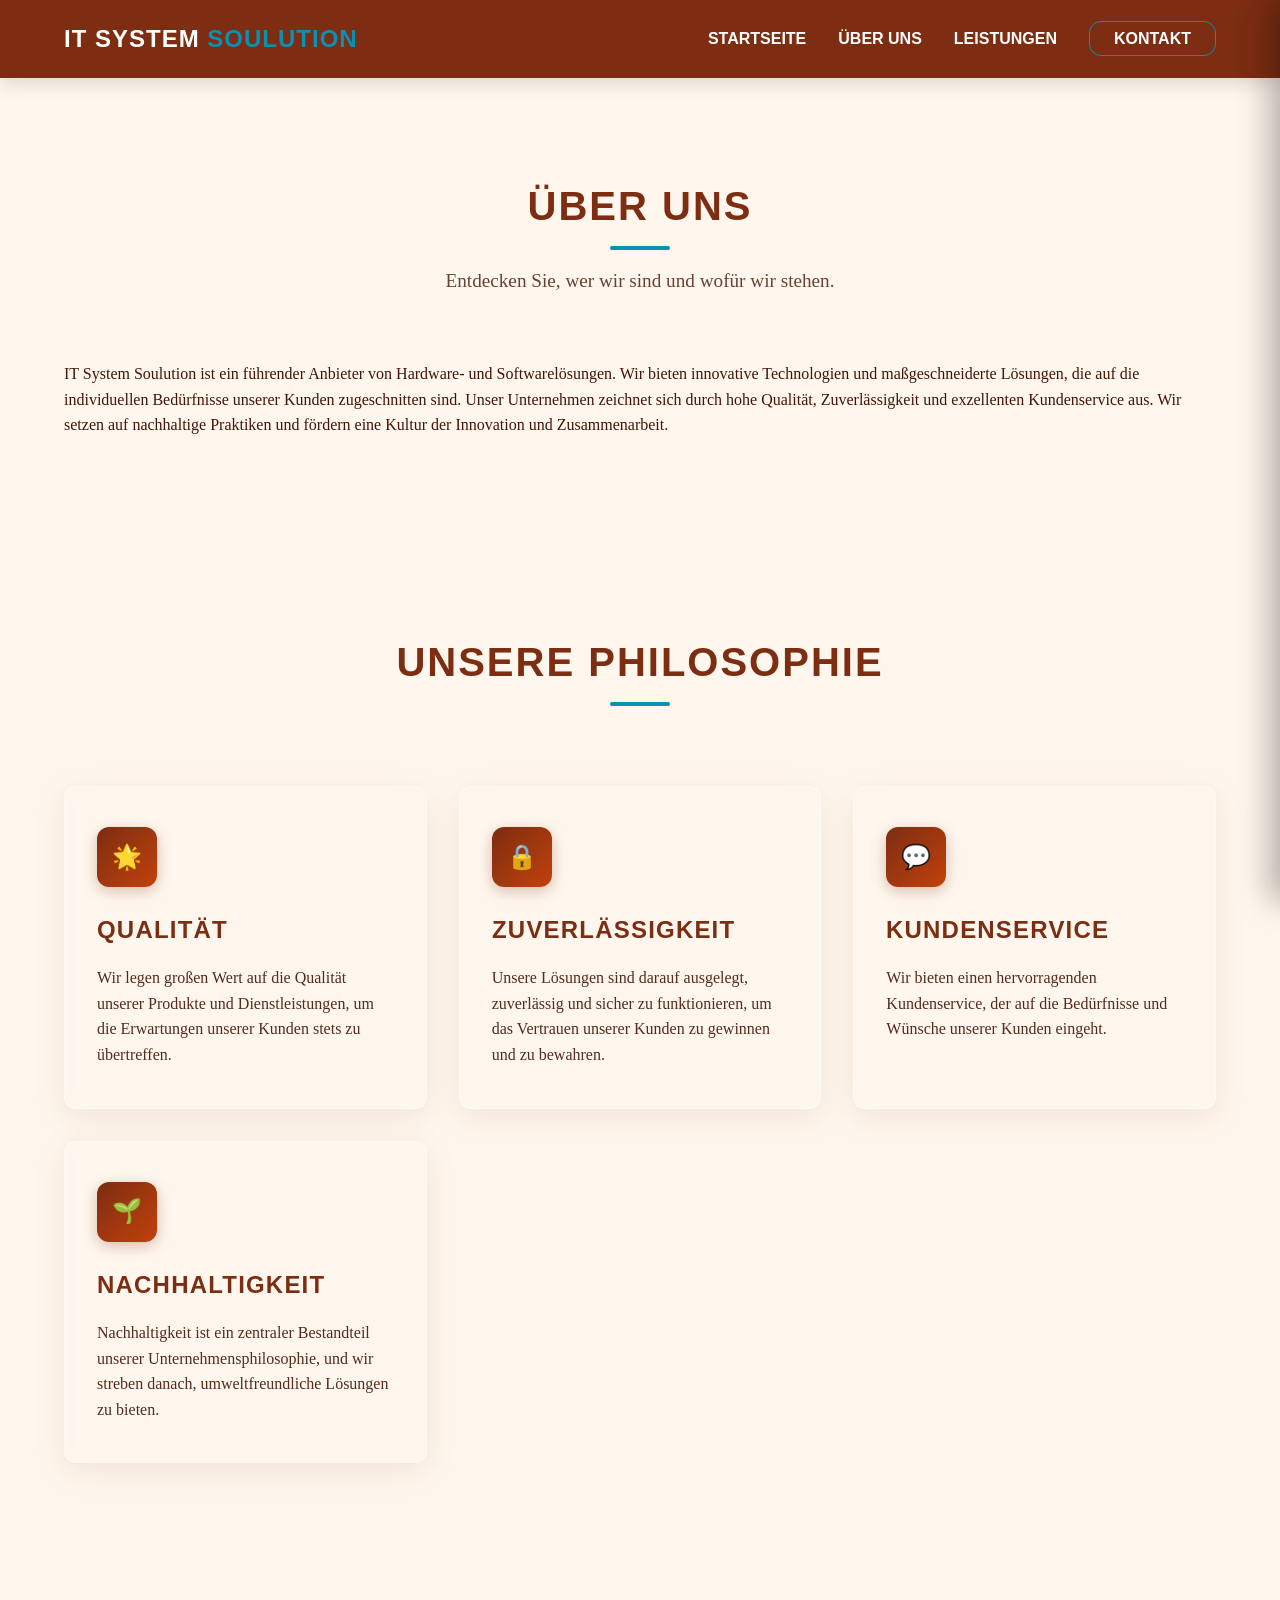
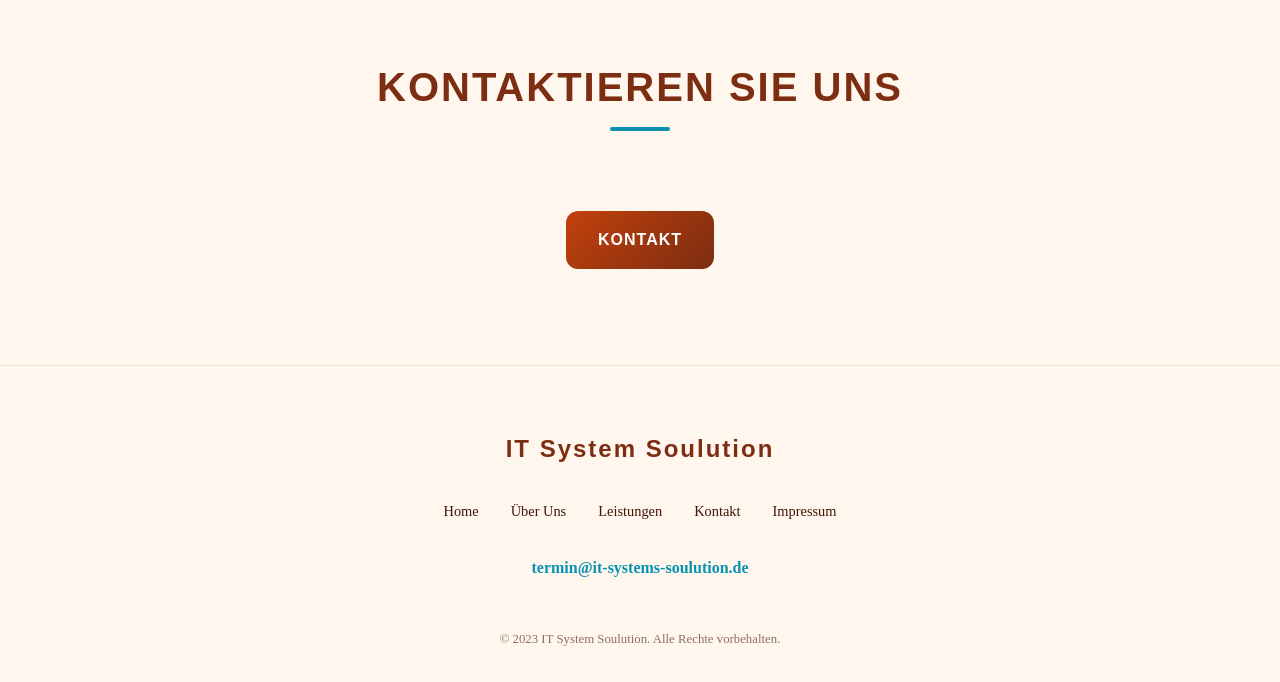
<file: ueber-uns.html>
<!DOCTYPE html>
<html lang="de">
<head>
  <meta charset="UTF-8">
  <meta name="viewport" content="width=device-width, initial-scale=1.0">
  <title>IT System Soulution - Über uns</title>
  <style>
    :root {
      --color-primary: #7c2d12;
      --color-secondary: #c2410c;
      --color-accent: #0891b2;
      --color-bg: #fff7ed;
      --color-text: #431407;
      --color-white: #ffffff;
      
      --font-heading: 'Oswald', sans-serif;
      --font-body: 'Merriweather', serif;
      
      --radius-default: 12px;
      --shadow-subtle: 0 4px 6px -1px rgba(0, 0, 0, 0.1), 0 2px 4px -1px rgba(0, 0, 0, 0.06);
      --shadow-glow: 0 0 20px rgba(124, 45, 18, 0.4);
      
      --transition-fast: 0.2s ease;
      --transition-smooth: 0.3s ease-in-out;
    }

    @import url('https://fonts.googleapis.com/css2?family=Oswald:wght@400;600;700&family=Merriweather:wght@300;400;700&display=swap');

    * {
      box-sizing: border-box;
      margin: 0;
      padding: 0;
    }

    body {
      background-color: var(--color-bg);
      color: var(--color-text);
      font-family: var(--font-body);
      line-height: 1.6;
      overflow-x: hidden;
    }

    h1, h2, h3, h4, h5, h6 {
      font-family: var(--font-heading);
      text-transform: uppercase;
      font-weight: 700;
      letter-spacing: 0.05em;
      margin-bottom: 1rem;
    }

    a {
      text-decoration: none;
      color: inherit;
      transition: var(--transition-fast);
    }

    .cards-grid {
      display: grid;
      grid-template-columns: repeat(auto-fit, minmax(300px, 1fr));
      gap: 2rem;
    }

    .cards-grid-2 {
      display: grid;
      grid-template-columns: repeat(auto-fit, minmax(400px, 1fr));
      gap: 2rem;
    }

    .cards-grid-4 {
      display: grid;
      grid-template-columns: repeat(auto-fit, minmax(220px, 1fr));
      gap: 1.5rem;
    }

    .container {
      width: 100%;
      max-width: 1200px;
      margin: 0 auto;
      padding: 0 1.5rem;
    }

    .btn-primary {
      display: inline-block;
      background: linear-gradient(135deg, var(--color-secondary), var(--color-primary));
      color: var(--color-white);
      padding: 1rem 2rem;
      border-radius: var(--radius-default);
      font-family: var(--font-heading);
      font-weight: 600;
      text-transform: uppercase;
      letter-spacing: 1px;
      border: none;
      cursor: pointer;
      transition: var(--transition-smooth);
      position: relative;
      z-index: 1;
    }

    .btn-primary:hover {
      transform: translateY(-2px);
      box-shadow: var(--shadow-glow);
    }

    @keyframes gradient-bg {
      0% { background-position: 0% 50%; }
      50% { background-position: 100% 50%; }
      100% { background-position: 0% 50%; }
    }

    @keyframes float {
      0% { transform: translateY(0px); }
      50% { transform: translateY(-20px); }
      100% { transform: translateY(0px); }
    }

    @keyframes fadeIn {
      from { opacity: 0; transform: translateY(10px); }
      to { opacity: 1; transform: translateY(0); }
    }

    @keyframes slideInRight {
      from { transform: translateX(100%); }
      to { transform: translateX(0); }
    }

    .main-nav {
      background-color: var(--color-primary);
      padding: 1.25rem 0;
      position: sticky;
      top: 0;
      z-index: 1000;
      box-shadow: 0 4px 20px rgba(0,0,0,0.15);
    }

    .nav-container {
      display: flex;
      justify-content: space-between;
      align-items: center;
    }

    .logo {
      font-family: var(--font-heading);
      font-size: 1.5rem;
      font-weight: 700;
      color: var(--color-white);
      letter-spacing: 1px;
    }

    .logo .highlight {
      color: var(--color-accent);
    }

    .nav-links {
      display: flex;
      gap: 2rem;
      list-style: none;
      align-items: center;
    }

    .nav-links a {
      color: var(--color-white);
      font-family: var(--font-heading);
      font-weight: 600;
      font-size: 1rem;
      text-transform: uppercase;
    }

    .nav-links a:hover {
      color: var(--color-accent);
    }

    .nav-cta {
      border: 1px solid var(--color-accent);
      padding: 0.5rem 1.5rem;
      border-radius: var(--radius-default);
      transition: 0.3s;
    }

    .nav-cta:hover {
      background: var(--color-accent);
      color: var(--color-white) !important;
    }

    .hamburger {
      display: none;
      cursor: pointer;
      z-index: 1002;
    }

    .line {
      width: 30px;
      height: 3px;
      background: var(--color-white);
      margin: 6px 0;
      transition: 0.3s ease;
      border-radius: 2px;
    }

    .mobile-menu {
      position: fixed;
      top: 0;
      right: 0;
      height: 100vh;
      width: 80%;
      max-width: 400px;
      background: rgba(124, 45, 18, 0.95);
      backdrop-filter: blur(15px);
      transform: translateX(100%);
      transition: 0.3s ease;
      z-index: 1001;
      display: flex;
      align-items: center;
      justify-content: center;
      box-shadow: -10px 0 30px rgba(0,0,0,0.3);
    }

    .mobile-menu-content {
      display: flex;
      flex-direction: column;
      gap: 2rem;
      text-align: center;
    }

    .mobile-menu-content a {
      font-family: var(--font-heading);
      font-size: 1.5rem;
      color: var(--color-white);
      font-weight: 700;
      text-transform: uppercase;
    }

    .mobile-menu-content a:hover {
      color: var(--color-accent);
    }

    @media (max-width: 768px) {
      .desktop-only {
        display: none;
      }
      .hamburger {
        display: block;
      }
    }

    body.nav-open {
      overflow: hidden;
    }

    body.nav-open .mobile-menu {
      transform: translateX(0);
    }

    body.nav-open .line-1 {
      transform: rotate(-45deg) translate(-6px, 7px);
    }
    body.nav-open .line-2 {
      opacity: 0;
    }
    body.nav-open .line-3 {
      transform: rotate(45deg) translate(-6px, -7px);
    }

    .site-footer {
      background-color: var(--color-bg);
      padding: 4rem 0 2rem;
      text-align: center;
      border-top: 1px solid rgba(124, 45, 18, 0.1);
    }

    .footer-brand {
      font-family: var(--font-heading);
      font-size: 1.5rem;
      color: var(--color-primary);
      font-weight: 700;
      margin-bottom: 2rem;
      letter-spacing: 2px;
    }

    .footer-nav {
      display: flex;
      justify-content: center;
      flex-wrap: wrap;
      gap: 2rem;
      margin-bottom: 2rem;
    }

    .footer-nav a {
      color: var(--color-text);
      font-weight: 500;
      font-size: 0.9rem;
      position: relative;
    }

    .footer-nav a::after {
      content: '';
      position: absolute;
      bottom: -4px;
      left: 0;
      width: 0;
      height: 2px;
      background: var(--color-secondary);
      transition: 0.3s;
    }

    .footer-nav a:hover::after {
      width: 100%;
    }

    .footer-contact a {
      color: var(--color-accent);
      font-weight: 600;
    }

    .copyright {
      margin-top: 3rem;
      font-size: 0.8rem;
      color: rgba(67, 20, 7, 0.6);
    }

    .content-section {
      padding: 6rem 0;
      position: relative;
    }

    .section-header {
      text-align: center;
      margin-bottom: 4rem;
      max-width: 800px;
      margin-left: auto;
      margin-right: auto;
    }

    .section-title {
      font-size: 2.5rem;
      color: var(--color-primary);
      position: relative;
      display: inline-block;
      margin-bottom: 1rem;
    }

    .section-title::after {
      content: '';
      display: block;
      width: 60px;
      height: 4px;
      background: var(--color-accent);
      margin: 0.5rem auto 0;
      border-radius: 2px;
    }

    .section-subtitle {
      font-size: 1.2rem;
      color: var(--color-text);
      opacity: 0.8;
    }

    .content-section.dark-mode {
      background-color: var(--color-primary);
    }
    .content-section.dark-mode .section-title {
      color: var(--color-white);
    }
    .content-section.dark-mode .section-subtitle {
      color: rgba(255,255,255,0.8);
    }

    .glass-card {
      background: rgba(255, 255, 255, 0.1);
      backdrop-filter: blur(10px);
      -webkit-backdrop-filter: blur(10px);
      border: 1px solid rgba(255, 255, 255, 0.4);
      border-radius: var(--radius-default);
      padding: 2.5rem 2rem;
      transition: var(--transition-smooth);
      display: flex;
      flex-direction: column;
      align-items: flex-start;
      height: 100%;
      box-shadow: 0 8px 32px 0 rgba(124, 45, 18, 0.1);
    }

    .glass-card:hover {
      background: rgba(255, 255, 255, 0.25);
      backdrop-filter: blur(15px);
      transform: translateY(-5px);
      border-color: rgba(255, 255, 255, 0.6);
      box-shadow: 0 15px 40px 0 rgba(124, 45, 18, 0.15);
    }

    .card-icon-wrapper {
      width: 60px;
      height: 60px;
      border-radius: 12px;
      background: linear-gradient(135deg, var(--color-primary), var(--color-secondary));
      display: flex;
      align-items: center;
      justify-content: center;
      margin-bottom: 1.5rem;
      color: var(--color-white);
      font-size: 1.5rem;
      box-shadow: 0 4px 15px rgba(124, 45, 18, 0.3);
    }
    
    .card-icon-wrapper svg {
      width: 30px;
      height: 30px;
      fill: white;
    }

    .card-title {
      color: var(--color-primary);
      font-size: 1.5rem;
      margin-bottom: 1rem;
    }

    .card-description {
      color: var(--color-text);
      font-size: 1rem;
      opacity: 0.9;
    }
  </style>
</head>
<body>
  <!-- NAVIGATION (PFLICHT - von unten kopieren) -->
  <nav class="main-nav">
    <div class="container nav-container">
      <a href="index.html" class="logo">IT SYSTEM <span class="highlight">SOULUTION</span></a>
      
      <!-- Desktop Menu -->
      <ul class="nav-links desktop-only">
        <li><a href="index.html">Startseite</a></li>
        <li><a href="ueber-uns.html">Über Uns</a></li>
        <li><a href="leistungen.html">Leistungen</a></li>
        <li><a href="kontakt.html" class="nav-cta">Kontakt</a></li>
      </ul>

      <!-- Mobile Hamburger -->
      <div class="hamburger" onclick="document.body.classList.toggle('nav-open')">
        <div class="line line-1"></div>
        <div class="line line-2"></div>
        <div class="line line-3"></div>
      </div>
    </div>

    <!-- Mobile Overlay -->
    <div class="mobile-menu">
      <div class="mobile-menu-content">
        <a href="index.html" onclick="document.body.classList.remove('nav-open')">Startseite</a>
        <a href="ueber-uns.html" onclick="document.body.classList.remove('nav-open')">Über Uns</a>
        <a href="leistungen.html" onclick="document.body.classList.remove('nav-open')">Leistungen</a>
        <a href="kontakt.html" onclick="document.body.classList.remove('nav-open')">Kontakt</a>
        <a href="impressum.html" onclick="document.body.classList.remove('nav-open')">Impressum</a>
      </div>
    </div>
  </nav>

  <!-- MAIN CONTENT -->
  <section class="content-section">
    <div class="container">
      <div class="section-header">
        <h2 class="section-title">Über uns</h2>
        <p class="section-subtitle">Entdecken Sie, wer wir sind und wofür wir stehen.</p>
      </div>
      <div class="section-content">
        <p>IT System Soulution ist ein führender Anbieter von Hardware- und Softwarelösungen. Wir bieten innovative Technologien und maßgeschneiderte Lösungen, die auf die individuellen Bedürfnisse unserer Kunden zugeschnitten sind. Unser Unternehmen zeichnet sich durch hohe Qualität, Zuverlässigkeit und exzellenten Kundenservice aus. Wir setzen auf nachhaltige Praktiken und fördern eine Kultur der Innovation und Zusammenarbeit.</p>
      </div>
    </div>
  </section>

  <section class="content-section">
    <div class="container">
      <div class="section-header">
        <h2 class="section-title">Unsere Philosophie</h2>
      </div>
      <div class="cards-grid">
        <article class="glass-card">
          <div class="card-icon-wrapper">🌟</div>
          <h3 class="card-title">Qualität</h3>
          <p class="card-description">Wir legen großen Wert auf die Qualität unserer Produkte und Dienstleistungen, um die Erwartungen unserer Kunden stets zu übertreffen.</p>
        </article>
        <article class="glass-card">
          <div class="card-icon-wrapper">🔒</div>
          <h3 class="card-title">Zuverlässigkeit</h3>
          <p class="card-description">Unsere Lösungen sind darauf ausgelegt, zuverlässig und sicher zu funktionieren, um das Vertrauen unserer Kunden zu gewinnen und zu bewahren.</p>
        </article>
        <article class="glass-card">
          <div class="card-icon-wrapper">💬</div>
          <h3 class="card-title">Kundenservice</h3>
          <p class="card-description">Wir bieten einen hervorragenden Kundenservice, der auf die Bedürfnisse und Wünsche unserer Kunden eingeht.</p>
        </article>
        <article class="glass-card">
          <div class="card-icon-wrapper">🌱</div>
          <h3 class="card-title">Nachhaltigkeit</h3>
          <p class="card-description">Nachhaltigkeit ist ein zentraler Bestandteil unserer Unternehmensphilosophie, und wir streben danach, umweltfreundliche Lösungen zu bieten.</p>
        </article>
      </div>
    </div>
  </section>

  <section class="content-section">
    <div class="container">
      <div class="section-header">
        <h2 class="section-title">Kontaktieren Sie uns</h2>
      </div>
      <div class="section-content" style="text-align: center;">
        <a href="kontakt.html" class="btn-primary">Kontakt</a>
      </div>
    </div>
  </section>

  <!-- FOOTER (PFLICHT - von unten kopieren) -->
  <footer class="site-footer">
    <div class="container">
      <div class="footer-brand">IT System Soulution</div>
      
      <nav class="footer-nav">
        <a href="index.html">Home</a>
        <a href="ueber-uns.html">Über Uns</a>
        <a href="leistungen.html">Leistungen</a>
        <a href="kontakt.html">Kontakt</a>
        <a href="impressum.html">Impressum</a>
      </nav>

      <div class="footer-contact">
        <a href="mailto:termin@it-systems-soulution.de">termin@it-systems-soulution.de</a>
      </div>

      <div class="copyright">
        &copy; 2023 IT System Soulution. Alle Rechte vorbehalten.
      </div>
    </div>
  </footer>
</body>
</html>
</file>
